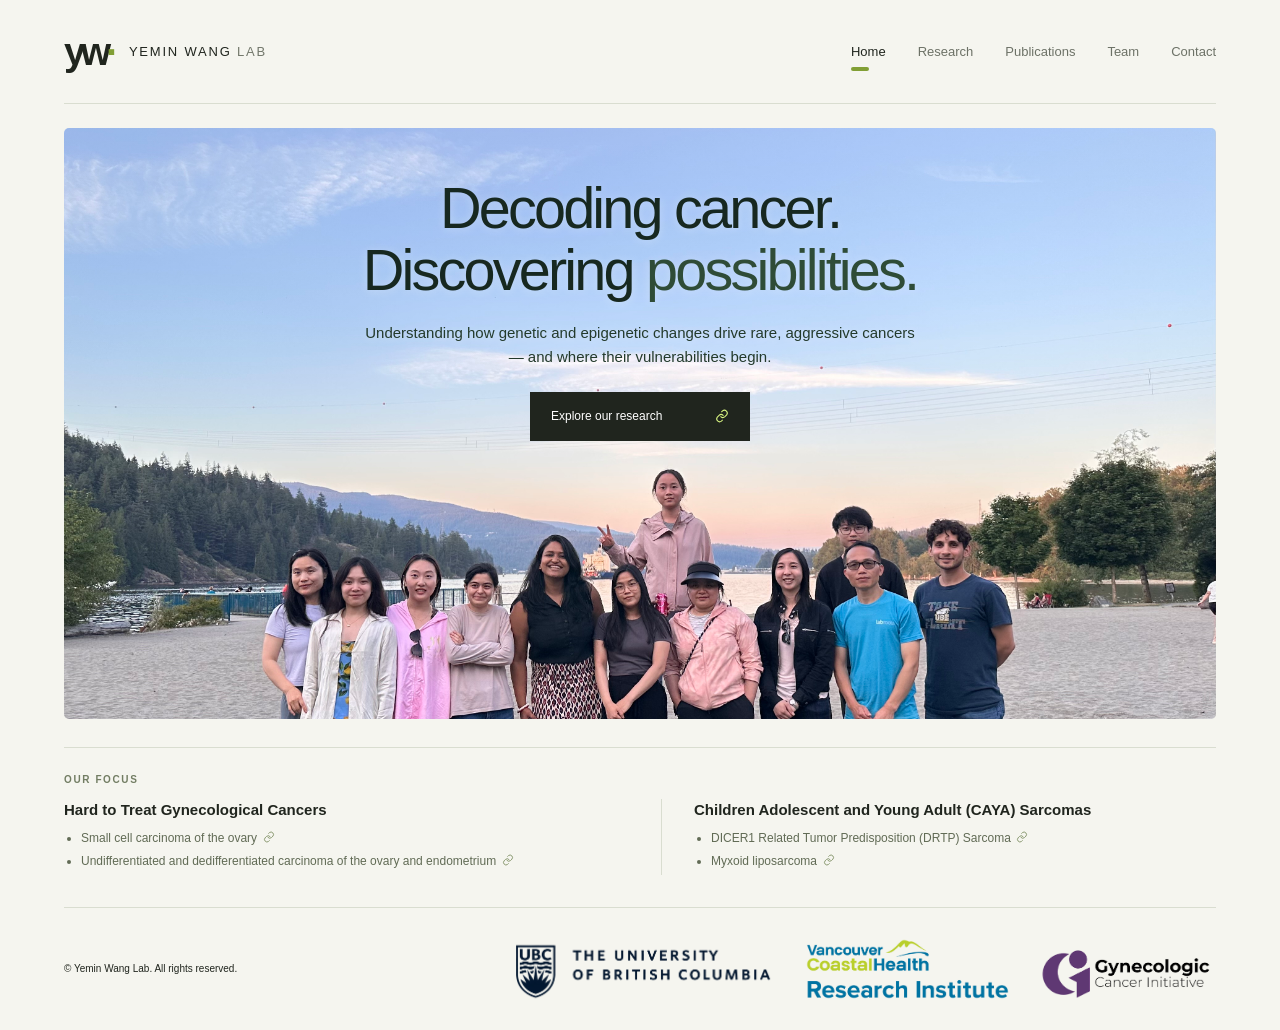
<file: index.html>
<!doctype html>
<html lang="en">
<head>
  <meta charset="utf-8">
  <meta name="viewport" content="width=device-width, initial-scale=1">
  <meta name="description" content="Yemin Wang Lab — research, publications, team and contact.">
  <title>Home — Yemin Wang Lab</title>
  <link rel="stylesheet" href="style.css">
  <script src="script.js" defer></script>
</head>
<body class="home">
<a class="skip" href="index.html#main">Skip to content</a><header><a class="brand" href="index.html"><span class="mark">yw<span>·</span></span><span>YEMIN WANG <b>LAB</b></span></a><nav aria-label="Main navigation"><a href="index.html" aria-current=page>Home</a><a href="research.html" >Research</a><a href="publications.html" >Publications</a><a href="team.html" >Team</a><a href="contact.html" >Contact</a></nav></header><main id="main"><div class="hero photo-hero"><div class="hero-copy"><h1>Decoding cancer.<br>Discovering <em>possibilities.</em></h1><p>Understanding how genetic and epigenetic changes drive rare, aggressive cancers — and where their vulnerabilities begin.</p><a class="button" href="research.html">Explore our research <span><svg class="site-link-icon" xmlns="http://www.w3.org/2000/svg" viewBox="0 0 24 24" fill="none" stroke="currentColor" stroke-width="1.8" stroke-linecap="round" stroke-linejoin="round" aria-hidden="true" focusable="false"><path d="M10 13a5 5 0 0 0 7 .1l3-3a5 5 0 0 0-7-7l-1.7 1.7M14 11a5 5 0 0 0-7-.1l-3 3a5 5 0 0 0 7 7l1.7-1.7"/></svg></span></a></div></div><section class="homebottom focus-section" aria-labelledby="focus-title"><div class="focus-label"><h2 id="focus-title" class="eyebrow">OUR FOCUS</h2></div><div class="focus-columns"><article><h3>Hard to Treat Gynecological Cancers</h3><ul><li><a href="https://sccoht-smarca4.ca/index-3.html" target="_blank" rel="noopener">Small cell carcinoma of the ovary <svg class="site-link-icon" xmlns="http://www.w3.org/2000/svg" viewBox="0 0 24 24" fill="none" stroke="currentColor" stroke-width="1.8" stroke-linecap="round" stroke-linejoin="round" aria-hidden="true" focusable="false"><path d="M10 13a5 5 0 0 0 7 .1l3-3a5 5 0 0 0-7-7l-1.7 1.7M14 11a5 5 0 0 0-7-.1l-3 3a5 5 0 0 0 7 7l1.7-1.7"/></svg></a></li><li><a href="https://www.pathologyoutlines.com/topic/uterusundifferentiated.html" target="_blank" rel="noopener">Undifferentiated and dedifferentiated carcinoma of the ovary and endometrium <svg class="site-link-icon" xmlns="http://www.w3.org/2000/svg" viewBox="0 0 24 24" fill="none" stroke="currentColor" stroke-width="1.8" stroke-linecap="round" stroke-linejoin="round" aria-hidden="true" focusable="false"><path d="M10 13a5 5 0 0 0 7 .1l3-3a5 5 0 0 0-7-7l-1.7 1.7M14 11a5 5 0 0 0-7-.1l-3 3a5 5 0 0 0 7 7l1.7-1.7"/></svg></a></li></ul></article><article><h3>Children Adolescent and Young Adult (CAYA) Sarcomas</h3><ul><li><a href="https://www.ppbregistry.org/" target="_blank" rel="noopener">DICER1 Related Tumor Predisposition (DRTP) Sarcoma <svg class="site-link-icon" xmlns="http://www.w3.org/2000/svg" viewBox="0 0 24 24" fill="none" stroke="currentColor" stroke-width="1.8" stroke-linecap="round" stroke-linejoin="round" aria-hidden="true" focusable="false"><path d="M10 13a5 5 0 0 0 7 .1l3-3a5 5 0 0 0-7-7l-1.7 1.7M14 11a5 5 0 0 0-7-.1l-3 3a5 5 0 0 0 7 7l1.7-1.7"/></svg></a></li><li><a href="https://my.clevelandclinic.org/health/diseases/24731-myxoid-liposarcoma" target="_blank" rel="noopener">Myxoid liposarcoma <svg class="site-link-icon" xmlns="http://www.w3.org/2000/svg" viewBox="0 0 24 24" fill="none" stroke="currentColor" stroke-width="1.8" stroke-linecap="round" stroke-linejoin="round" aria-hidden="true" focusable="false"><path d="M10 13a5 5 0 0 0 7 .1l3-3a5 5 0 0 0-7-7l-1.7 1.7M14 11a5 5 0 0 0-7-.1l-3 3a5 5 0 0 0 7 7l1.7-1.7"/></svg></a></li></ul></article></div></section></main><footer class="institution-footer"><span class="copyright">© Yemin Wang Lab. All rights reserved.</span><div class="institutions"><a href="https://www.ubc.ca/" target="_blank" rel="noopener" class="institution"><img src="assets/image-c91c1f67c5c3cd1f.png" alt="University Of British Columbia" class="ubc-logo"></a><a href="https://www.vchri.ca/" target="_blank" rel="noopener" class="institution"><img src="assets/image-5d04309d2ebfbc40.png" alt="Vancouver Coastal Health Research Institute" class="vchri-logo"></a><a href="https://gynecancerinitiative.ca/" target="_blank" rel="noopener" class="institution"><img src="assets/image-30e90a5259a53423.png" alt="Gynecologic Cancer Initiative" class="gci-logo"></a></div></footer>
</body>
</html>
</file>
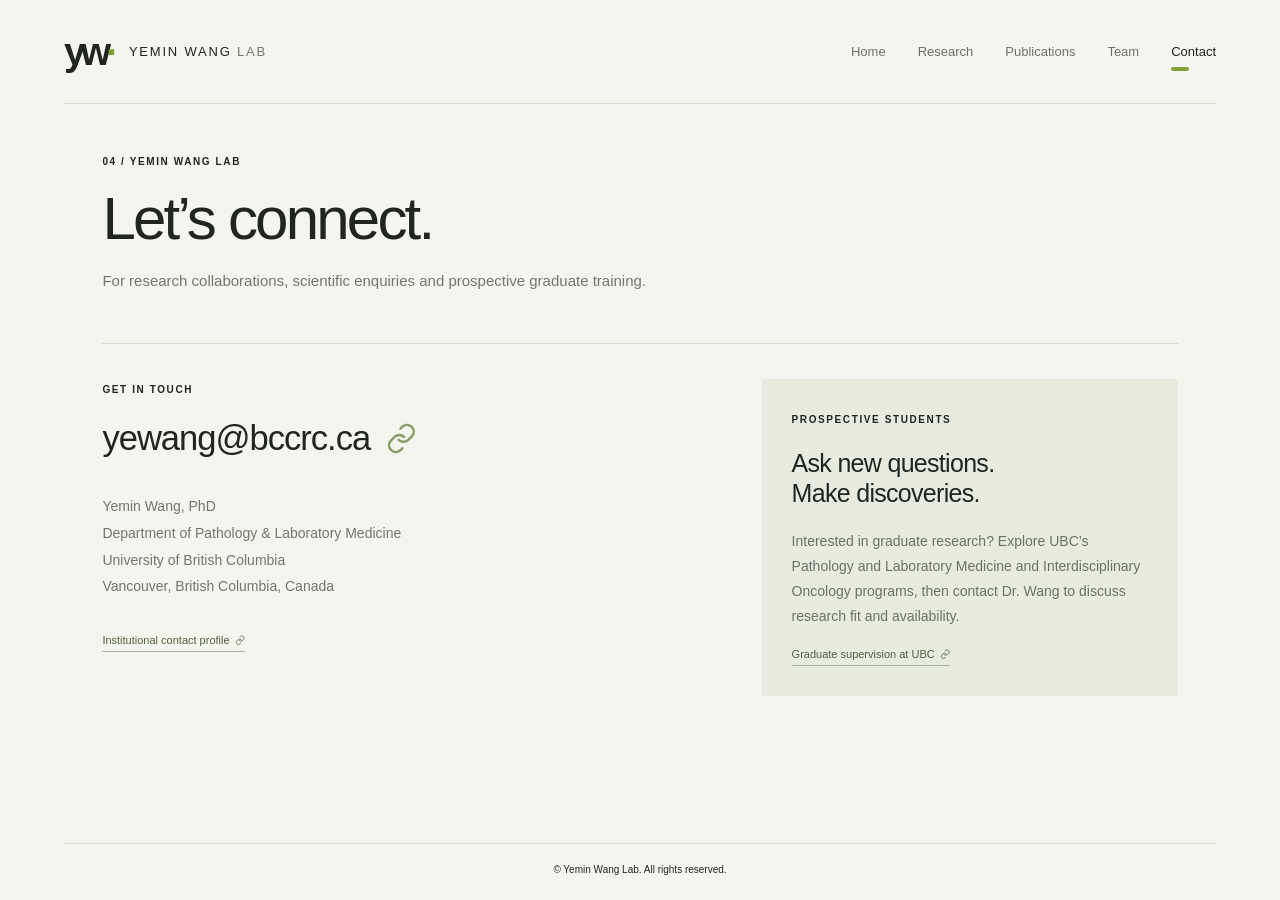
<file: contact.html>
<!doctype html>
<html lang="en">
<head>
  <meta charset="utf-8">
  <meta name="viewport" content="width=device-width, initial-scale=1">
  <meta name="description" content="Yemin Wang Lab — research, publications, team and contact.">
  <title>Contact — Yemin Wang Lab</title>
  <link rel="stylesheet" href="style.css">
  <script src="script.js" defer></script>
</head>
<body class="inner">
<a class="skip" href="contact.html#main">Skip to content</a><header><a class="brand" href="index.html"><span class="mark">yw<span>·</span></span><span>YEMIN WANG <b>LAB</b></span></a><nav aria-label="Main navigation"><a href="index.html" >Home</a><a href="research.html" >Research</a><a href="publications.html" >Publications</a><a href="team.html" >Team</a><a href="contact.html" aria-current=page>Contact</a></nav></header><main id="main"><div class="pagehead"><div class="eyebrow">04 / YEMIN WANG LAB</div><h1>Let’s connect.</h1><p>For research collaborations, scientific enquiries and prospective graduate training.</p></div><div class="contactgrid"><div class="contactmain"><span class="eyebrow">GET IN TOUCH</span><a class="email" href="mailto:yewang@bccrc.ca">yewang@bccrc.ca <span><svg class="site-link-icon" xmlns="http://www.w3.org/2000/svg" viewBox="0 0 24 24" fill="none" stroke="currentColor" stroke-width="1.8" stroke-linecap="round" stroke-linejoin="round" aria-hidden="true" focusable="false"><path d="M10 13a5 5 0 0 0 7 .1l3-3a5 5 0 0 0-7-7l-1.7 1.7M14 11a5 5 0 0 0-7-.1l-3 3a5 5 0 0 0 7 7l1.7-1.7"/></svg></span></a><p>Yemin Wang, PhD<br>Department of Pathology & Laboratory Medicine<br>University of British Columbia<br>Vancouver, British Columbia, Canada</p><a class="textlink" href="https://www.vchri.ca/researchers/yemin-wang" target="_blank" rel="noopener">Institutional contact profile <svg class="site-link-icon" xmlns="http://www.w3.org/2000/svg" viewBox="0 0 24 24" fill="none" stroke="currentColor" stroke-width="1.8" stroke-linecap="round" stroke-linejoin="round" aria-hidden="true" focusable="false"><path d="M10 13a5 5 0 0 0 7 .1l3-3a5 5 0 0 0-7-7l-1.7 1.7M14 11a5 5 0 0 0-7-.1l-3 3a5 5 0 0 0 7 7l1.7-1.7"/></svg></a></div><aside><span class="eyebrow">PROSPECTIVE STUDENTS</span><h2>Ask new questions.<br>Make discoveries.</h2><p>Interested in graduate research? Explore UBC’s Pathology and Laboratory Medicine and Interdisciplinary Oncology programs, then contact Dr. Wang to discuss research fit and availability.</p><a class="textlink" href="https://www.grad.ubc.ca/researcher/110927-wang" target="_blank" rel="noopener">Graduate supervision at UBC <svg class="site-link-icon" xmlns="http://www.w3.org/2000/svg" viewBox="0 0 24 24" fill="none" stroke="currentColor" stroke-width="1.8" stroke-linecap="round" stroke-linejoin="round" aria-hidden="true" focusable="false"><path d="M10 13a5 5 0 0 0 7 .1l3-3a5 5 0 0 0-7-7l-1.7 1.7M14 11a5 5 0 0 0-7-.1l-3 3a5 5 0 0 0 7 7l1.7-1.7"/></svg></a></aside></div></main><footer class="centered-footer"><span>© Yemin Wang Lab. All rights reserved.</span></footer>
</body>
</html>
</file>
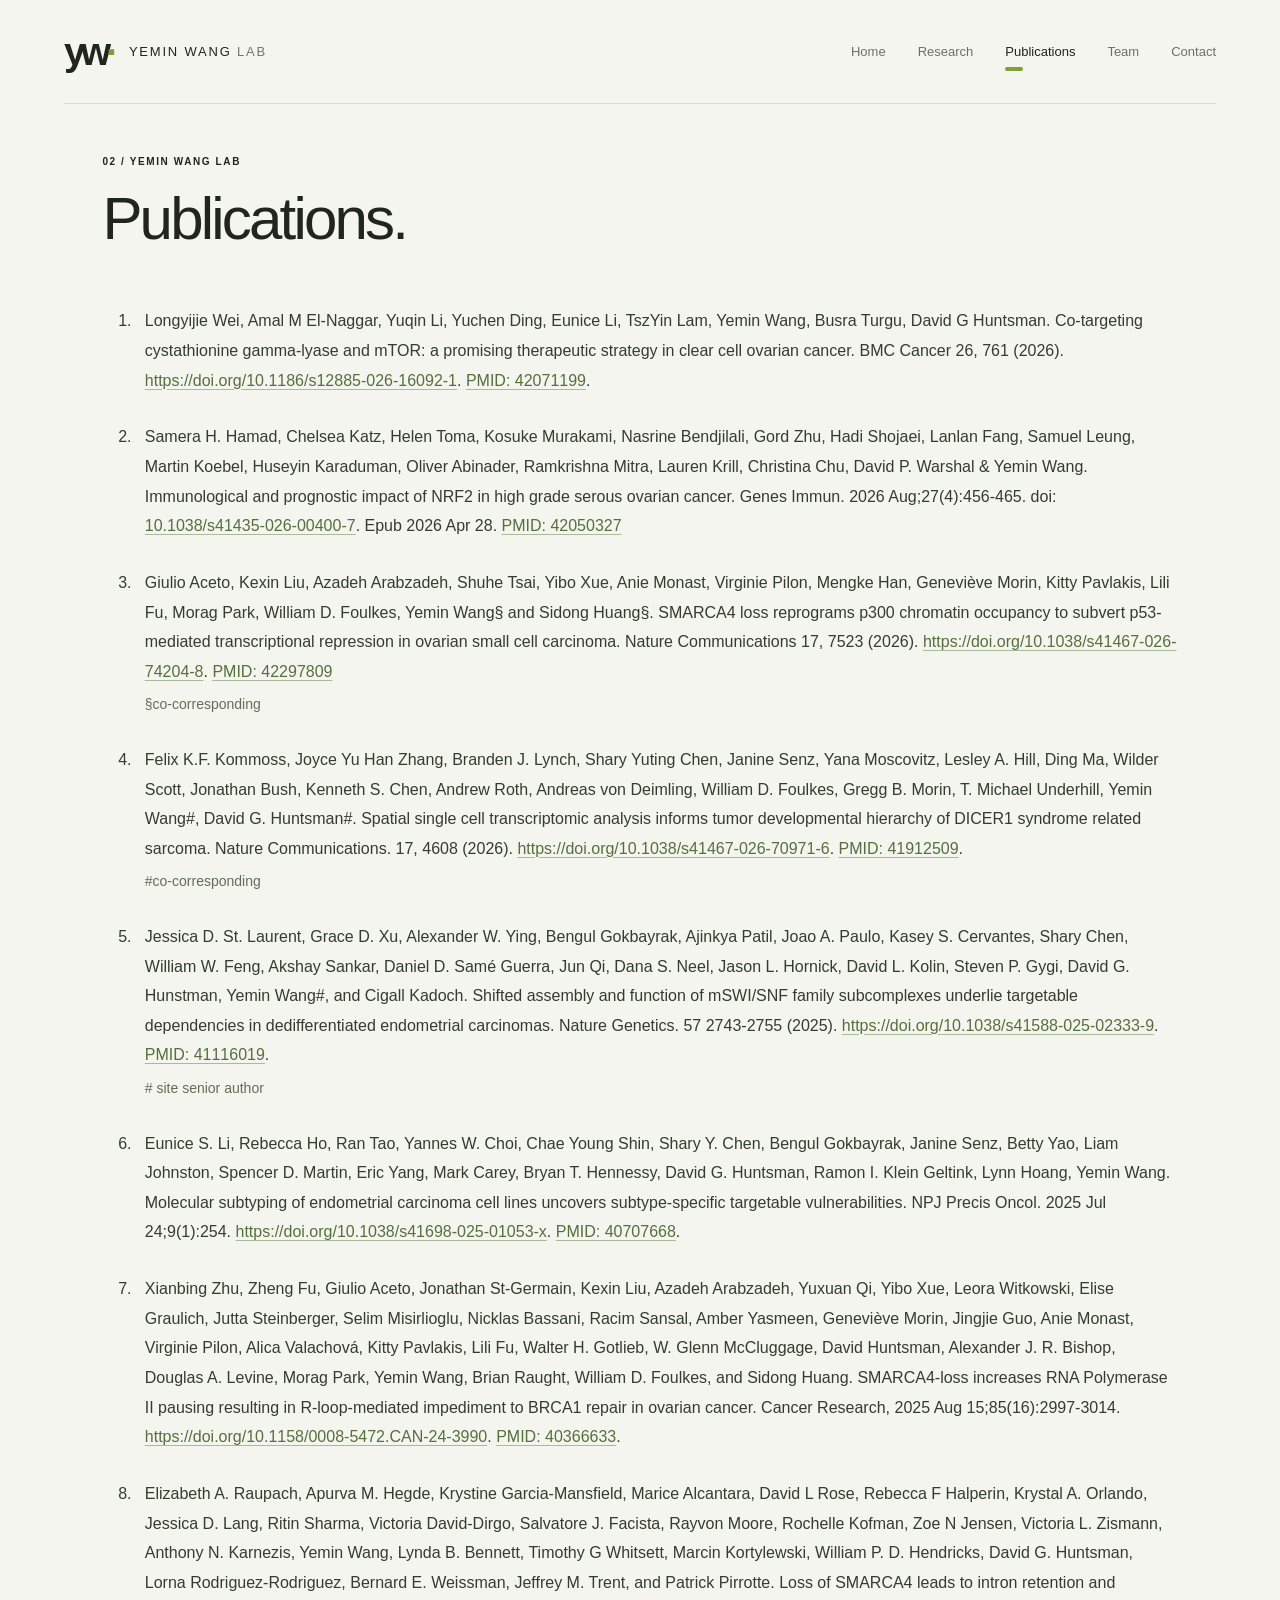
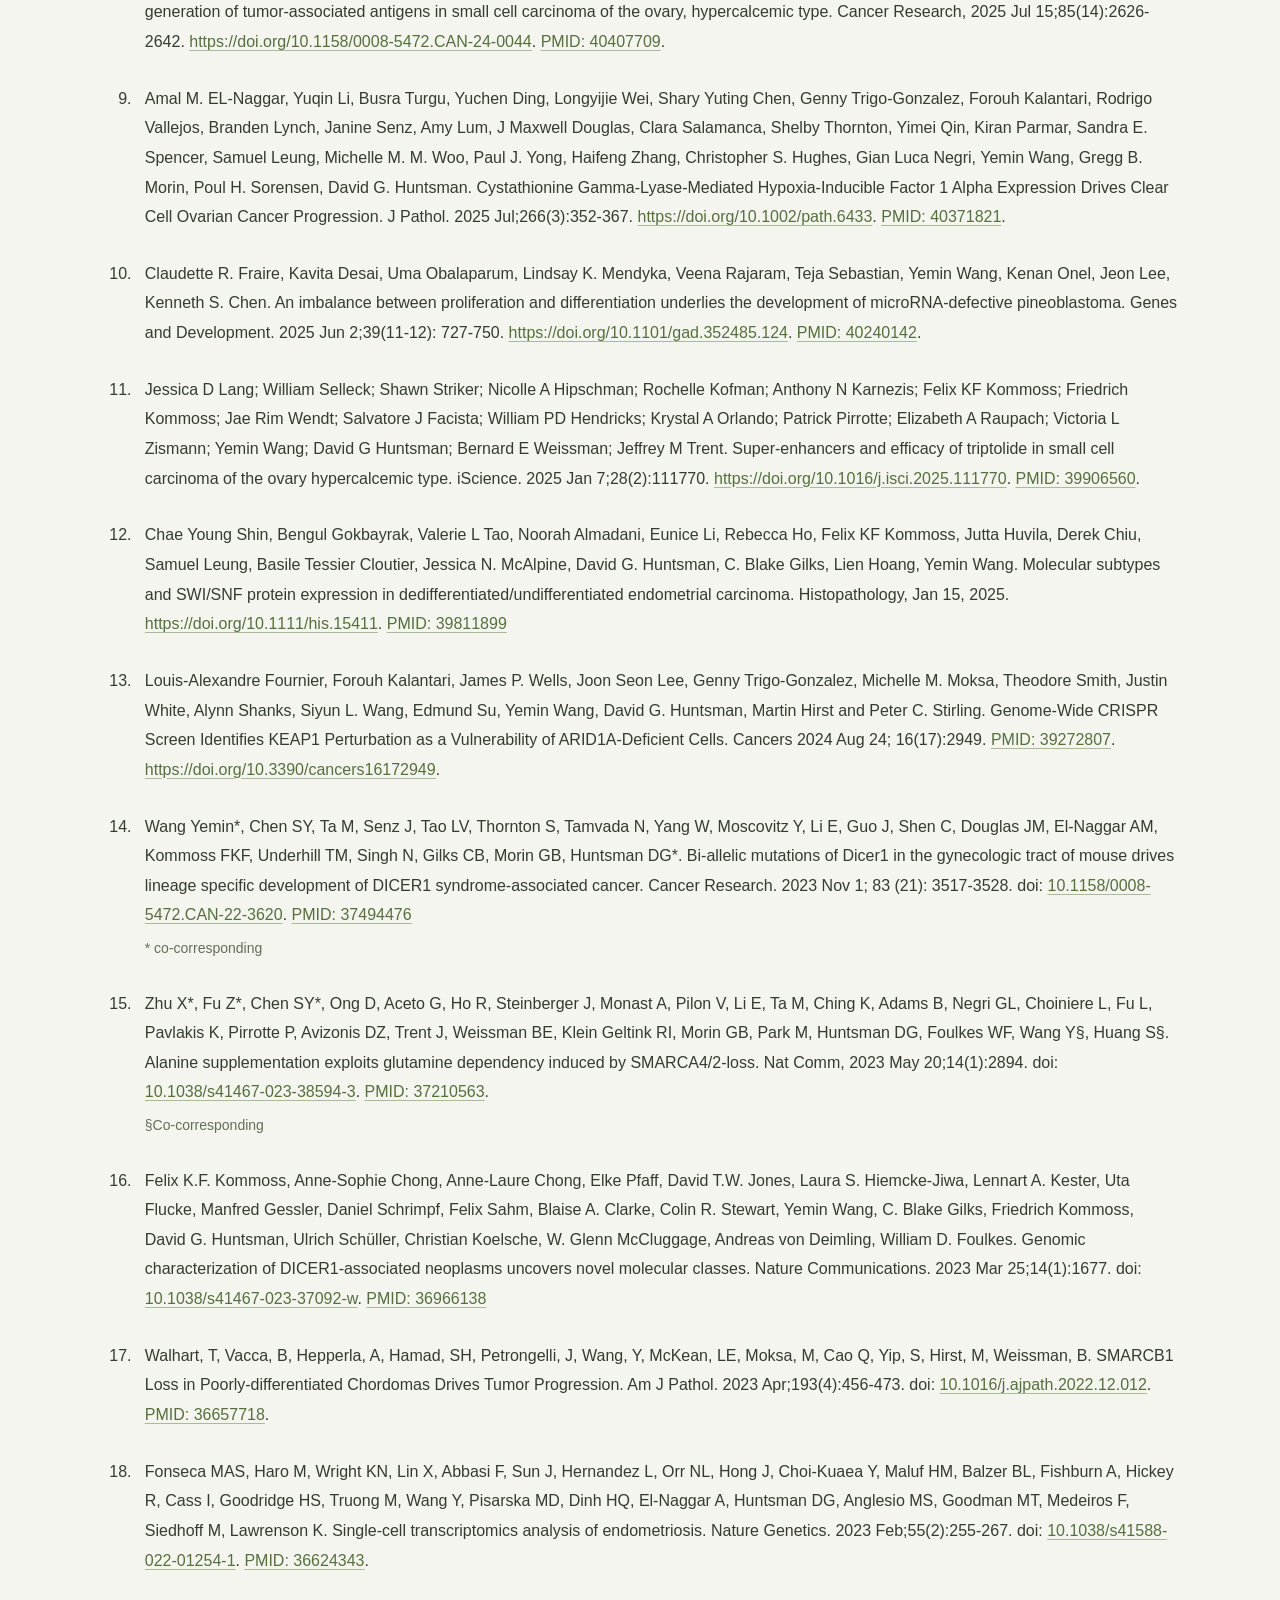
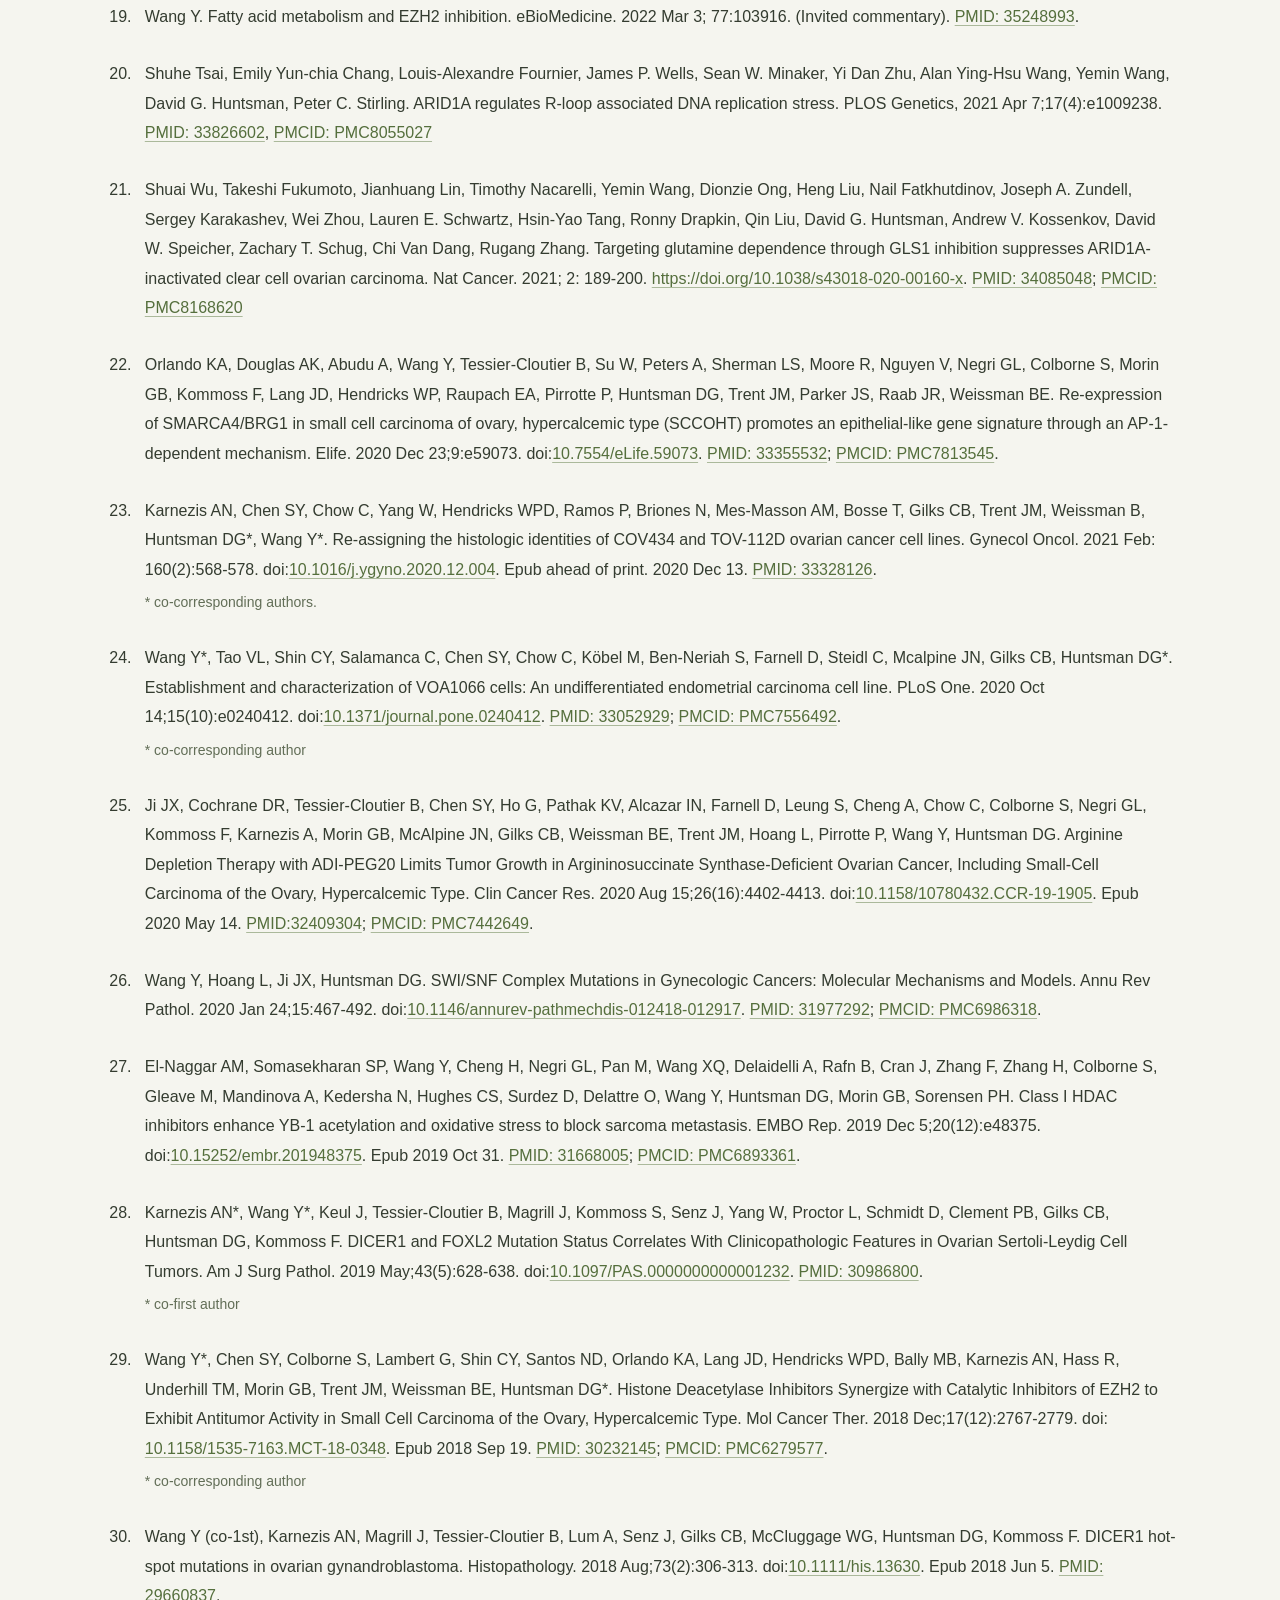
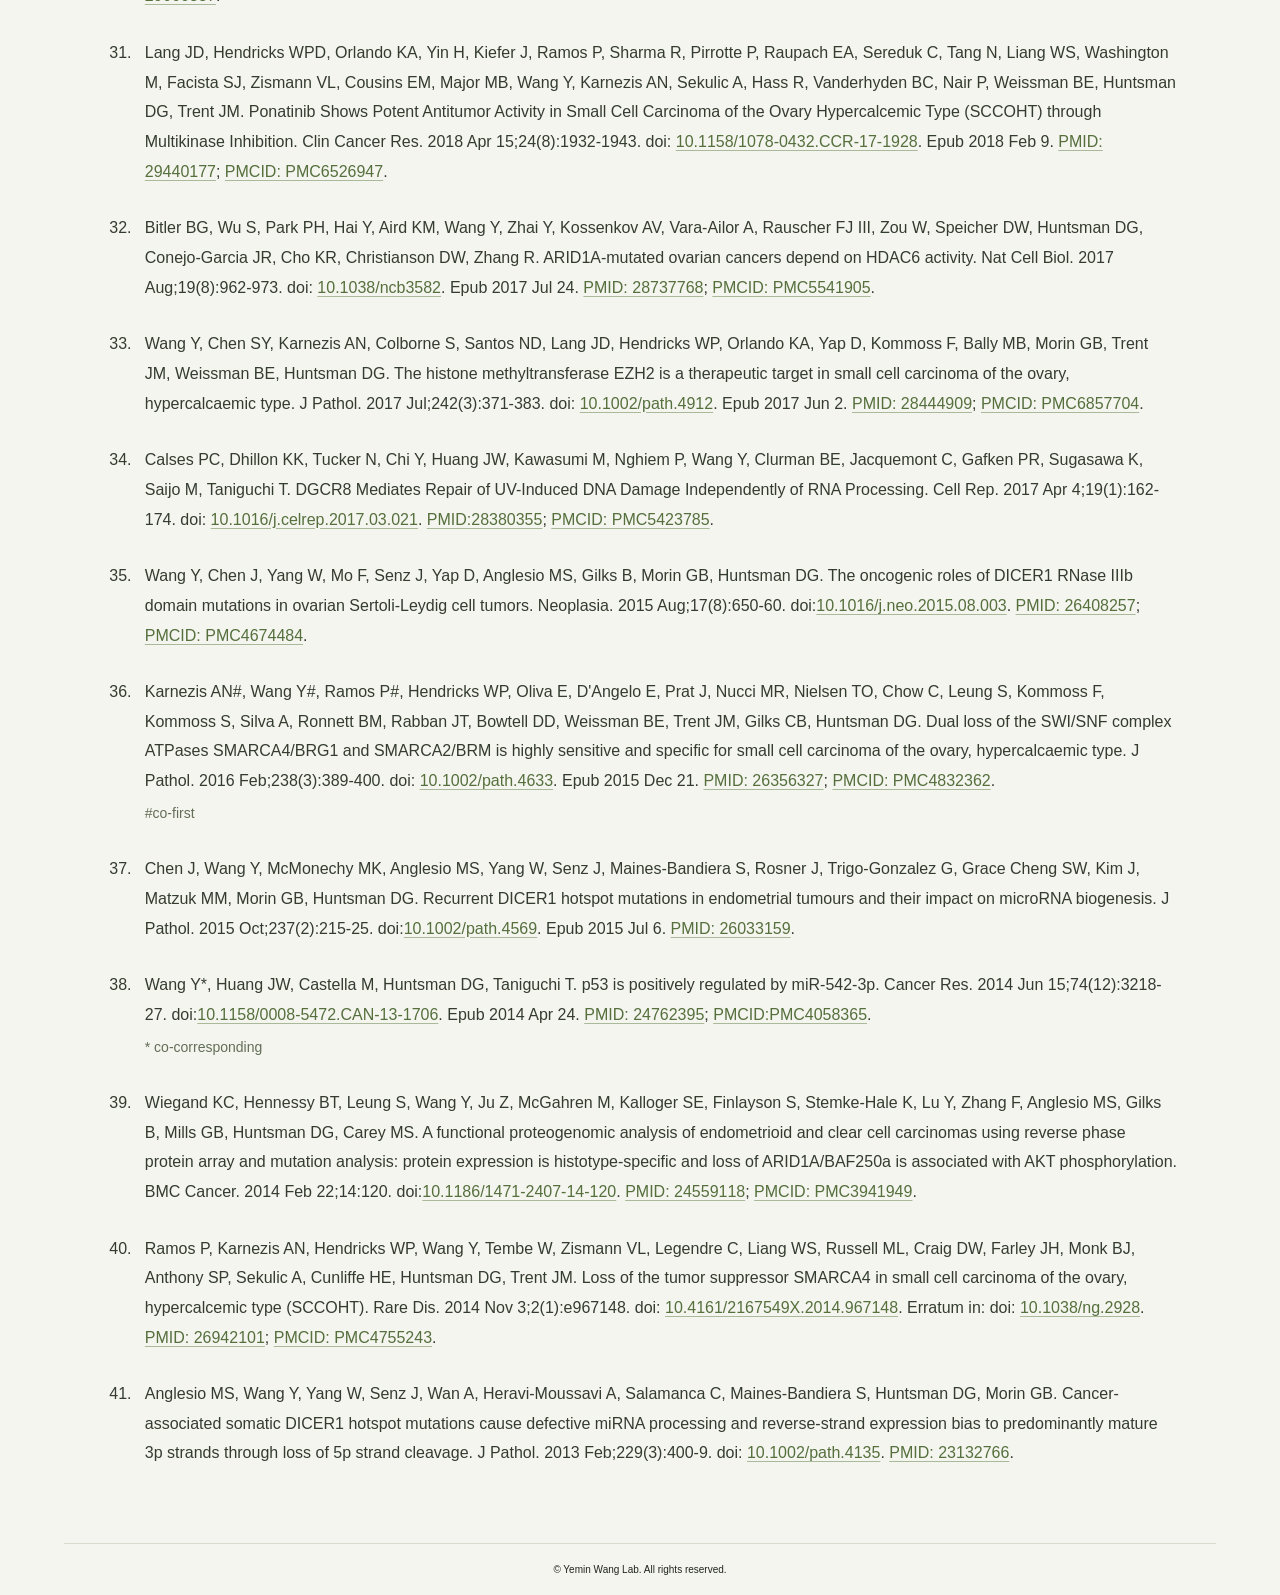
<file: publications.html>
<!doctype html>
<html lang="en">
<head>
  <meta charset="utf-8">
  <meta name="viewport" content="width=device-width, initial-scale=1">
  <meta name="description" content="Yemin Wang Lab — research, publications, team and contact.">
  <title>Publications — Yemin Wang Lab</title>
  <link rel="stylesheet" href="style.css">
  <script src="script.js" defer></script>
</head>
<body class="inner">
<a class="skip" href="publications.html#main">Skip to content</a><header><a class="brand" href="index.html"><span class="mark">yw<span>·</span></span><span>YEMIN WANG <b>LAB</b></span></a><nav aria-label="Main navigation"><a href="index.html" >Home</a><a href="research.html" >Research</a><a href="publications.html" aria-current=page>Publications</a><a href="team.html" >Team</a><a href="contact.html" >Contact</a></nav></header><main id="main"><div class="pagehead publication-pagehead"><div class="eyebrow">02 / YEMIN WANG LAB</div><h1>Publications.</h1></div><ol class="full-citation-list" start="1"><li id="pmid-42071199" value="1"><p>Longyijie Wei, Amal M El-Naggar, Yuqin Li, Yuchen Ding, Eunice Li, TszYin Lam, Yemin Wang, Busra Turgu, David G Huntsman. Co-targeting cystathionine gamma-lyase and mTOR: a promising therapeutic strategy in clear cell ovarian cancer. BMC Cancer 26, 761 (2026). <a href="https://doi.org/10.1186/s12885-026-16092-1" target="_blank" rel="noopener">https://doi.org/10.1186/s12885-026-16092-1</a>. <a href="https://pubmed.ncbi.nlm.nih.gov/42071199/" target="_blank" rel="noopener">PMID: 42071199</a>.</p></li><li id="pmid-42050327" value="2"><p>Samera H. Hamad, Chelsea Katz, Helen Toma, Kosuke Murakami, Nasrine Bendjilali, Gord Zhu, Hadi Shojaei, Lanlan Fang, Samuel Leung, Martin Koebel, Huseyin Karaduman, Oliver Abinader, Ramkrishna Mitra, Lauren Krill, Christina Chu, David P. Warshal &amp; Yemin Wang. Immunological and prognostic impact of NRF2 in high grade serous ovarian cancer. Genes Immun. 2026 Aug;27(4):456-465. doi: <a href="https://doi.org/10.1038/s41435-026-00400-7" target="_blank" rel="noopener">10.1038/s41435-026-00400-7</a>. Epub 2026 Apr 28. <a href="https://pubmed.ncbi.nlm.nih.gov/42050327/" target="_blank" rel="noopener">PMID: 42050327</a></p></li><li id="pmid-42297809" value="3"><p>Giulio Aceto, Kexin Liu, Azadeh Arabzadeh, Shuhe Tsai, Yibo Xue, Anie Monast, Virginie Pilon, Mengke Han, Geneviève Morin, Kitty Pavlakis, Lili Fu, Morag Park, William D. Foulkes, Yemin Wang§ and Sidong Huang§. SMARCA4 loss reprograms p300 chromatin occupancy to subvert p53-mediated transcriptional repression in ovarian small cell carcinoma. Nature Communications 17, 7523 (2026). <a href="https://doi.org/10.1038/s41467-026-74204-8" target="_blank" rel="noopener">https://doi.org/10.1038/s41467-026-74204-8</a>. <a href="https://pubmed.ncbi.nlm.nih.gov/42297809/" target="_blank" rel="noopener">PMID: 42297809</a></p><p class="citation-contribution">§co-corresponding</p></li><li id="pmid-41912509" value="4"><p>Felix K.F. Kommoss, Joyce Yu Han Zhang, Branden J. Lynch, Shary Yuting Chen, Janine Senz, Yana Moscovitz, Lesley A. Hill, Ding Ma, Wilder Scott, Jonathan Bush, Kenneth S. Chen, Andrew Roth, Andreas von Deimling, William D. Foulkes, Gregg B. Morin, T. Michael Underhill, Yemin Wang#, David G. Huntsman#. Spatial single cell transcriptomic analysis informs tumor developmental hierarchy of DICER1 syndrome related sarcoma. Nature Communications. 17, 4608 (2026). <a href="https://doi.org/10.1038/s41467-026-70971-6" target="_blank" rel="noopener">https://doi.org/10.1038/s41467-026-70971-6</a>. <a href="https://pubmed.ncbi.nlm.nih.gov/41912509/" target="_blank" rel="noopener">PMID: 41912509</a>.</p><p class="citation-contribution">#co-corresponding</p></li><li id="pmid-41116019" value="5"><p>Jessica D. St. Laurent, Grace D. Xu, Alexander W. Ying, Bengul Gokbayrak, Ajinkya Patil, Joao A. Paulo, Kasey S. Cervantes, Shary Chen, William W. Feng, Akshay Sankar, Daniel D. Samé Guerra, Jun Qi, Dana S. Neel, Jason L. Hornick, David L. Kolin, Steven P. Gygi, David G. Hunstman, Yemin Wang#, and Cigall Kadoch. Shifted assembly and function of mSWI/SNF family subcomplexes underlie targetable dependencies in dedifferentiated endometrial carcinomas. Nature Genetics. 57 2743-2755 (2025). <a href="https://doi.org/10.1038/s41588-025-02333-9" target="_blank" rel="noopener">https://doi.org/10.1038/s41588-025-02333-9</a>. <a href="https://pubmed.ncbi.nlm.nih.gov/41116019/" target="_blank" rel="noopener">PMID: 41116019</a>.</p><p class="citation-contribution"># site senior author</p></li><li id="pmid-40707668" value="6"><p>Eunice S. Li, Rebecca Ho, Ran Tao, Yannes W. Choi, Chae Young Shin, Shary Y. Chen, Bengul Gokbayrak, Janine Senz, Betty Yao, Liam Johnston, Spencer D. Martin, Eric Yang, Mark Carey, Bryan T. Hennessy, David G. Huntsman, Ramon I. Klein Geltink, Lynn Hoang, Yemin Wang. Molecular subtyping of endometrial carcinoma cell lines uncovers subtype-specific targetable vulnerabilities. NPJ Precis Oncol. 2025 Jul 24;9(1):254. <a href="https://doi.org/10.1038/s41698-025-01053-x" target="_blank" rel="noopener">https://doi.org/10.1038/s41698-025-01053-x</a>. <a href="https://pubmed.ncbi.nlm.nih.gov/40707668/" target="_blank" rel="noopener">PMID: 40707668</a>.</p></li><li id="pmid-40366633" value="7"><p>Xianbing Zhu, Zheng Fu, Giulio Aceto, Jonathan St-Germain, Kexin Liu, Azadeh Arabzadeh, Yuxuan Qi, Yibo Xue, Leora Witkowski, Elise Graulich, Jutta Steinberger, Selim Misirlioglu, Nicklas Bassani, Racim Sansal, Amber Yasmeen, Geneviève Morin, Jingjie Guo, Anie Monast, Virginie Pilon, Alica Valachová, Kitty Pavlakis, Lili Fu, Walter H. Gotlieb, W. Glenn McCluggage, David Huntsman, Alexander J. R. Bishop, Douglas A. Levine, Morag Park, Yemin Wang, Brian Raught, William D. Foulkes, and Sidong Huang. SMARCA4-loss increases RNA Polymerase II pausing resulting in R-loop-mediated impediment to BRCA1 repair in ovarian cancer. Cancer Research, 2025 Aug 15;85(16):2997-3014. <a href="https://doi.org/10.1158/0008-5472.CAN-24-3990" target="_blank" rel="noopener">https://doi.org/10.1158/0008-5472.CAN-24-3990</a>. <a href="https://pubmed.ncbi.nlm.nih.gov/40366633/" target="_blank" rel="noopener">PMID: 40366633</a>.</p></li><li id="pmid-40407709" value="8"><p>Elizabeth A. Raupach, Apurva M. Hegde, Krystine Garcia-Mansfield, Marice Alcantara, David L Rose, Rebecca F Halperin, Krystal A. Orlando, Jessica D. Lang, Ritin Sharma, Victoria David-Dirgo, Salvatore J. Facista, Rayvon Moore, Rochelle Kofman, Zoe N Jensen, Victoria L. Zismann, Anthony N. Karnezis, Yemin Wang, Lynda B. Bennett, Timothy G Whitsett, Marcin Kortylewski, William P. D. Hendricks, David G. Huntsman, Lorna Rodriguez-Rodriguez, Bernard E. Weissman, Jeffrey M. Trent, and Patrick Pirrotte. Loss of SMARCA4 leads to intron retention and generation of tumor-associated antigens in small cell carcinoma of the ovary, hypercalcemic type. Cancer Research, 2025 Jul 15;85(14):2626-2642. <a href="https://doi.org/10.1158/0008-5472.CAN-24-0044" target="_blank" rel="noopener">https://doi.org/10.1158/0008-5472.CAN-24-0044</a>. <a href="https://pubmed.ncbi.nlm.nih.gov/40407709/" target="_blank" rel="noopener">PMID: 40407709</a>.</p></li><li id="pmid-40371821" value="9"><p>Amal M. EL-Naggar, Yuqin Li, Busra Turgu, Yuchen Ding, Longyijie Wei, Shary Yuting Chen, Genny Trigo-Gonzalez, Forouh Kalantari, Rodrigo Vallejos, Branden Lynch, Janine Senz, Amy Lum, J Maxwell Douglas, Clara Salamanca, Shelby Thornton, Yimei Qin, Kiran Parmar, Sandra E. Spencer, Samuel Leung, Michelle M. M. Woo, Paul J. Yong, Haifeng Zhang, Christopher S. Hughes, Gian Luca Negri, Yemin Wang, Gregg B. Morin, Poul H. Sorensen, David G. Huntsman. Cystathionine Gamma-Lyase-Mediated Hypoxia-Inducible Factor 1 Alpha Expression Drives Clear Cell Ovarian Cancer Progression. J Pathol. 2025 Jul;266(3):352-367. <a href="https://doi.org/10.1002/path.6433" target="_blank" rel="noopener">https://doi.org/10.1002/path.6433</a>. <a href="https://pubmed.ncbi.nlm.nih.gov/40371821/" target="_blank" rel="noopener">PMID: 40371821</a>.</p></li><li id="pmid-40240142" value="10"><p>Claudette R. Fraire, Kavita Desai, Uma Obalaparum, Lindsay K. Mendyka, Veena Rajaram, Teja Sebastian, Yemin Wang, Kenan Onel, Jeon Lee, Kenneth S. Chen. An imbalance between proliferation and differentiation underlies the development of microRNA-defective pineoblastoma. Genes and Development. 2025 Jun 2;39(11-12): 727-750. <a href="https://doi.org/10.1101/gad.352485.124" target="_blank" rel="noopener">https://doi.org/10.1101/gad.352485.124</a>. <a href="https://pubmed.ncbi.nlm.nih.gov/40240142/" target="_blank" rel="noopener">PMID: 40240142</a>.</p></li><li id="pmid-39906560" value="11"><p>Jessica D Lang; William Selleck; Shawn Striker; Nicolle A Hipschman; Rochelle Kofman; Anthony N Karnezis; Felix KF Kommoss; Friedrich Kommoss; Jae Rim Wendt; Salvatore J Facista; William PD Hendricks; Krystal A Orlando; Patrick Pirrotte; Elizabeth A Raupach; Victoria L Zismann; Yemin Wang; David G Huntsman; Bernard E Weissman; Jeffrey M Trent. Super-enhancers and efficacy of triptolide in small cell carcinoma of the ovary hypercalcemic type. iScience. 2025 Jan 7;28(2):111770. <a href="https://doi.org/10.1016/j.isci.2025.111770" target="_blank" rel="noopener">https://doi.org/10.1016/j.isci.2025.111770</a>. <a href="https://pubmed.ncbi.nlm.nih.gov/39906560/" target="_blank" rel="noopener">PMID: 39906560</a>.</p></li><li id="pmid-39811899" value="12"><p>Chae Young Shin, Bengul Gokbayrak, Valerie L Tao, Noorah Almadani, Eunice Li, Rebecca Ho, Felix KF Kommoss, Jutta Huvila, Derek Chiu, Samuel Leung, Basile Tessier Cloutier, Jessica N. McAlpine, David G. Huntsman, C. Blake Gilks, Lien Hoang, Yemin Wang. Molecular subtypes and SWI/SNF protein expression in dedifferentiated/undifferentiated endometrial carcinoma. Histopathology, Jan 15, 2025. <a href="https://doi.org/10.1111/his.15411" target="_blank" rel="noopener">https://doi.org/10.1111/his.15411</a>. <a href="https://pubmed.ncbi.nlm.nih.gov/39811899/" target="_blank" rel="noopener">PMID: 39811899</a></p></li><li id="pmid-39272807" value="13"><p>Louis-Alexandre Fournier, Forouh Kalantari, James P. Wells, Joon Seon Lee, Genny Trigo-Gonzalez, Michelle M. Moksa, Theodore Smith, Justin White, Alynn Shanks, Siyun L. Wang, Edmund Su, Yemin Wang, David G. Huntsman, Martin Hirst and Peter C. Stirling. Genome-Wide CRISPR Screen Identifies KEAP1 Perturbation as a Vulnerability of ARID1A-Deficient Cells. Cancers 2024 Aug 24; 16(17):2949. <a href="https://pubmed.ncbi.nlm.nih.gov/39272807/" target="_blank" rel="noopener">PMID: 39272807</a>. <a href="https://doi.org/10.3390/cancers16172949" target="_blank" rel="noopener">https://doi.org/10.3390/cancers16172949</a>.</p></li><li id="pmid-37494476" value="14"><p>Wang Yemin*, Chen SY, Ta M, Senz J, Tao LV, Thornton S, Tamvada N, Yang W, Moscovitz Y, Li E, Guo J, Shen C, Douglas JM, El-Naggar AM, Kommoss FKF, Underhill TM, Singh N, Gilks CB, Morin GB, Huntsman DG*. Bi-allelic mutations of Dicer1 in the gynecologic tract of mouse drives lineage specific development of DICER1 syndrome-associated cancer. Cancer Research. 2023 Nov 1; 83 (21): 3517-3528. doi: <a href="https://doi.org/10.1158/0008-5472.CAN-22-3620" target="_blank" rel="noopener">10.1158/0008-5472.CAN-22-3620</a>. <a href="https://pubmed.ncbi.nlm.nih.gov/37494476/" target="_blank" rel="noopener">PMID: 37494476</a></p><p class="citation-contribution">* co-corresponding</p></li><li id="pmid-37210563" value="15"><p>Zhu X*, Fu Z*, Chen SY*, Ong D, Aceto G, Ho R, Steinberger J, Monast A, Pilon V, Li E, Ta M, Ching K, Adams B, Negri GL, Choiniere L, Fu L, Pavlakis K, Pirrotte P, Avizonis DZ, Trent J, Weissman BE, Klein Geltink RI, Morin GB, Park M, Huntsman DG, Foulkes WF, Wang Y§, Huang S§. Alanine supplementation exploits glutamine dependency induced by SMARCA4/2-loss. Nat Comm, 2023 May 20;14(1):2894. doi: <a href="https://doi.org/10.1038/s41467-023-38594-3" target="_blank" rel="noopener">10.1038/s41467-023-38594-3</a>. <a href="https://pubmed.ncbi.nlm.nih.gov/37210563/" target="_blank" rel="noopener">PMID: 37210563</a>.</p><p class="citation-contribution">§Co-corresponding</p></li><li id="pmid-36966138" value="16"><p>Felix K.F. Kommoss, Anne-Sophie Chong, Anne-Laure Chong, Elke Pfaff, David T.W. Jones, Laura S. Hiemcke-Jiwa, Lennart A. Kester, Uta Flucke, Manfred Gessler, Daniel Schrimpf, Felix Sahm, Blaise A. Clarke, Colin R. Stewart, Yemin Wang, C. Blake Gilks, Friedrich Kommoss, David G. Huntsman, Ulrich Schüller, Christian Koelsche, W. Glenn McCluggage, Andreas von Deimling, William D. Foulkes. Genomic characterization of DICER1-associated neoplasms uncovers novel molecular classes. Nature Communications. 2023 Mar 25;14(1):1677. doi: <a href="https://doi.org/10.1038/s41467-023-37092-w" target="_blank" rel="noopener">10.1038/s41467-023-37092-w</a>. <a href="https://pubmed.ncbi.nlm.nih.gov/36966138/" target="_blank" rel="noopener">PMID: 36966138</a></p></li><li id="pmid-36657718" value="17"><p>Walhart, T, Vacca, B, Hepperla, A, Hamad, SH, Petrongelli, J, Wang, Y, McKean, LE, Moksa, M, Cao Q, Yip, S, Hirst, M, Weissman, B. SMARCB1 Loss in Poorly-differentiated Chordomas Drives Tumor Progression. Am J Pathol. 2023 Apr;193(4):456-473. doi: <a href="https://doi.org/10.1016/j.ajpath.2022.12.012" target="_blank" rel="noopener">10.1016/j.ajpath.2022.12.012</a>. <a href="https://pubmed.ncbi.nlm.nih.gov/36657718/" target="_blank" rel="noopener">PMID: 36657718</a>.</p></li><li id="pmid-36624343" value="18"><p>Fonseca MAS, Haro M, Wright KN, Lin X, Abbasi F, Sun J, Hernandez L, Orr NL, Hong J, Choi-Kuaea Y, Maluf HM, Balzer BL, Fishburn A, Hickey R, Cass I, Goodridge HS, Truong M, Wang Y, Pisarska MD, Dinh HQ, El-Naggar A, Huntsman DG, Anglesio MS, Goodman MT, Medeiros F, Siedhoff M, Lawrenson K. Single-cell transcriptomics analysis of endometriosis. Nature Genetics. 2023 Feb;55(2):255-267. doi: <a href="https://doi.org/10.1038/s41588-022-01254-1" target="_blank" rel="noopener">10.1038/s41588-022-01254-1</a>. <a href="https://pubmed.ncbi.nlm.nih.gov/36624343/" target="_blank" rel="noopener">PMID: 36624343</a>.</p></li><li id="pmid-35248993" value="19"><p>Wang Y. Fatty acid metabolism and EZH2 inhibition. eBioMedicine. 2022 Mar 3; 77:103916. (Invited commentary). <a href="https://pubmed.ncbi.nlm.nih.gov/35248993/" target="_blank" rel="noopener">PMID: 35248993</a>.</p></li><li id="pmid-33826602" value="20"><p>Shuhe Tsai, Emily Yun-chia Chang, Louis-Alexandre Fournier, James P. Wells, Sean W. Minaker, Yi Dan Zhu, Alan Ying-Hsu Wang, Yemin Wang, David G. Huntsman, Peter C. Stirling. ARID1A regulates R-loop associated DNA replication stress. PLOS Genetics, 2021 Apr 7;17(4):e1009238. <a href="https://pubmed.ncbi.nlm.nih.gov/33826602/" target="_blank" rel="noopener">PMID: 33826602</a>, <a href="https://pmc.ncbi.nlm.nih.gov/articles/PMC8055027/" target="_blank" rel="noopener">PMCID: PMC8055027</a></p></li><li id="pmid-34085048" value="21"><p>Shuai Wu, Takeshi Fukumoto, Jianhuang Lin, Timothy Nacarelli, Yemin Wang, Dionzie Ong, Heng Liu, Nail Fatkhutdinov, Joseph A. Zundell, Sergey Karakashev, Wei Zhou, Lauren E. Schwartz, Hsin-Yao Tang, Ronny Drapkin, Qin Liu, David G. Huntsman, Andrew V. Kossenkov, David W. Speicher, Zachary T. Schug, Chi Van Dang, Rugang Zhang. Targeting glutamine dependence through GLS1 inhibition suppresses ARID1A-inactivated clear cell ovarian carcinoma. Nat Cancer. 2021; 2: 189-200. <a href="https://doi.org/10.1038/s43018-020-00160-x" target="_blank" rel="noopener">https://doi.org/10.1038/s43018-020-00160-x</a>. <a href="https://pubmed.ncbi.nlm.nih.gov/34085048/" target="_blank" rel="noopener">PMID: 34085048</a>; <a href="https://pmc.ncbi.nlm.nih.gov/articles/PMC8168620/" target="_blank" rel="noopener">PMCID: PMC8168620</a></p></li><li id="pmid-33355532" value="22"><p>Orlando KA, Douglas AK, Abudu A, Wang Y, Tessier-Cloutier B, Su W, Peters A, Sherman LS, Moore R, Nguyen V, Negri GL, Colborne S, Morin GB, Kommoss F, Lang JD, Hendricks WP, Raupach EA, Pirrotte P, Huntsman DG, Trent JM, Parker JS, Raab JR, Weissman BE. Re-expression of SMARCA4/BRG1 in small cell carcinoma of ovary, hypercalcemic type (SCCOHT) promotes an epithelial-like gene signature through an AP-1-dependent mechanism. Elife. 2020 Dec 23;9:e59073. doi:<a href="https://doi.org/10.7554/eLife.59073" target="_blank" rel="noopener">10.7554/eLife.59073</a>. <a href="https://pubmed.ncbi.nlm.nih.gov/33355532/" target="_blank" rel="noopener">PMID: 33355532</a>; <a href="https://pmc.ncbi.nlm.nih.gov/articles/PMC7813545/" target="_blank" rel="noopener">PMCID: PMC7813545</a>.</p></li><li id="pmid-33328126" value="23"><p>Karnezis AN, Chen SY, Chow C, Yang W, Hendricks WPD, Ramos P, Briones N, Mes-Masson AM, Bosse T, Gilks CB, Trent JM, Weissman B, Huntsman DG*, Wang Y*. Re-assigning the histologic identities of COV434 and TOV-112D ovarian cancer cell lines. Gynecol Oncol. 2021 Feb: 160(2):568-578. doi:<a href="https://doi.org/10.1016/j.ygyno.2020.12.004" target="_blank" rel="noopener">10.1016/j.ygyno.2020.12.004</a>. Epub ahead of print. 2020 Dec 13. <a href="https://pubmed.ncbi.nlm.nih.gov/33328126/" target="_blank" rel="noopener">PMID: 33328126</a>.</p><p class="citation-contribution">* co-corresponding authors.</p></li><li id="pmid-33052929" value="24"><p>Wang Y*, Tao VL, Shin CY, Salamanca C, Chen SY, Chow C, Köbel M, Ben-Neriah S, Farnell D, Steidl C, Mcalpine JN, Gilks CB, Huntsman DG*. Establishment and characterization of VOA1066 cells: An undifferentiated endometrial carcinoma cell line. PLoS One. 2020 Oct 14;15(10):e0240412. doi:<a href="https://doi.org/10.1371/journal.pone.0240412" target="_blank" rel="noopener">10.1371/journal.pone.0240412</a>. <a href="https://pubmed.ncbi.nlm.nih.gov/33052929/" target="_blank" rel="noopener">PMID: 33052929</a>; <a href="https://pmc.ncbi.nlm.nih.gov/articles/PMC7556492/" target="_blank" rel="noopener">PMCID: PMC7556492</a>.</p><p class="citation-contribution">* co-corresponding author</p></li><li id="pmid-32409304" value="25"><p>Ji JX, Cochrane DR, Tessier-Cloutier B, Chen SY, Ho G, Pathak KV, Alcazar IN, Farnell D, Leung S, Cheng A, Chow C, Colborne S, Negri GL, Kommoss F, Karnezis A, Morin GB, McAlpine JN, Gilks CB, Weissman BE, Trent JM, Hoang L, Pirrotte P, Wang Y, Huntsman DG. Arginine Depletion Therapy with ADI-PEG20 Limits Tumor Growth in Argininosuccinate Synthase-Deficient Ovarian Cancer, Including Small-Cell Carcinoma of the Ovary, Hypercalcemic Type. Clin Cancer Res. 2020 Aug 15;26(16):4402-4413. doi:<a href="https://doi.org/10.1158/10780432.CCR-19-1905" target="_blank" rel="noopener">10.1158/10780432.CCR-19-1905</a>. Epub 2020 May 14. <a href="https://pubmed.ncbi.nlm.nih.gov/32409304/" target="_blank" rel="noopener">PMID:32409304</a>; <a href="https://pmc.ncbi.nlm.nih.gov/articles/PMC7442649/" target="_blank" rel="noopener">PMCID: PMC7442649</a>.</p></li><li id="pmid-31977292" value="26"><p>Wang Y, Hoang L, Ji JX, Huntsman DG. SWI/SNF Complex Mutations in Gynecologic Cancers: Molecular Mechanisms and Models. Annu Rev Pathol. 2020 Jan 24;15:467-492. doi:<a href="https://doi.org/10.1146/annurev-pathmechdis-012418-012917" target="_blank" rel="noopener">10.1146/annurev-pathmechdis-012418-012917</a>. <a href="https://pubmed.ncbi.nlm.nih.gov/31977292/" target="_blank" rel="noopener">PMID: 31977292</a>; <a href="https://pmc.ncbi.nlm.nih.gov/articles/PMC6986318/" target="_blank" rel="noopener">PMCID: PMC6986318</a>.</p></li><li id="pmid-31668005" value="27"><p>El-Naggar AM, Somasekharan SP, Wang Y, Cheng H, Negri GL, Pan M, Wang XQ, Delaidelli A, Rafn B, Cran J, Zhang F, Zhang H, Colborne S, Gleave M, Mandinova A, Kedersha N, Hughes CS, Surdez D, Delattre O, Wang Y, Huntsman DG, Morin GB, Sorensen PH. Class I HDAC inhibitors enhance YB-1 acetylation and oxidative stress to block sarcoma metastasis. EMBO Rep. 2019 Dec 5;20(12):e48375. doi:<a href="https://doi.org/10.15252/embr.201948375" target="_blank" rel="noopener">10.15252/embr.201948375</a>. Epub 2019 Oct 31. <a href="https://pubmed.ncbi.nlm.nih.gov/31668005/" target="_blank" rel="noopener">PMID: 31668005</a>; <a href="https://pmc.ncbi.nlm.nih.gov/articles/PMC6893361/" target="_blank" rel="noopener">PMCID: PMC6893361</a>.</p></li><li id="pmid-30986800" value="28"><p>Karnezis AN*, Wang Y*, Keul J, Tessier-Cloutier B, Magrill J, Kommoss S, Senz J, Yang W, Proctor L, Schmidt D, Clement PB, Gilks CB, Huntsman DG, Kommoss F. DICER1 and FOXL2 Mutation Status Correlates With Clinicopathologic Features in Ovarian Sertoli-Leydig Cell Tumors. Am J Surg Pathol. 2019 May;43(5):628-638. doi:<a href="https://doi.org/10.1097/PAS.0000000000001232" target="_blank" rel="noopener">10.1097/PAS.0000000000001232</a>. <a href="https://pubmed.ncbi.nlm.nih.gov/30986800/" target="_blank" rel="noopener">PMID: 30986800</a>.</p><p class="citation-contribution">* co-first author</p></li><li id="pmid-30232145" value="29"><p>Wang Y*, Chen SY, Colborne S, Lambert G, Shin CY, Santos ND, Orlando KA, Lang JD, Hendricks WPD, Bally MB, Karnezis AN, Hass R, Underhill TM, Morin GB, Trent JM, Weissman BE, Huntsman DG*. Histone Deacetylase Inhibitors Synergize with Catalytic Inhibitors of EZH2 to Exhibit Antitumor Activity in Small Cell Carcinoma of the Ovary, Hypercalcemic Type. Mol Cancer Ther. 2018 Dec;17(12):2767-2779. doi: <a href="https://doi.org/10.1158/1535-7163.MCT-18-0348" target="_blank" rel="noopener">10.1158/1535-7163.MCT-18-0348</a>. Epub 2018 Sep 19. <a href="https://pubmed.ncbi.nlm.nih.gov/30232145/" target="_blank" rel="noopener">PMID: 30232145</a>; <a href="https://pmc.ncbi.nlm.nih.gov/articles/PMC6279577/" target="_blank" rel="noopener">PMCID: PMC6279577</a>.</p><p class="citation-contribution">* co-corresponding author</p></li><li id="pmid-29660837" value="30"><p>Wang Y (co-1st), Karnezis AN, Magrill J, Tessier-Cloutier B, Lum A, Senz J, Gilks CB, McCluggage WG, Huntsman DG, Kommoss F. DICER1 hot-spot mutations in ovarian gynandroblastoma. Histopathology. 2018 Aug;73(2):306-313. doi:<a href="https://doi.org/10.1111/his.13630" target="_blank" rel="noopener">10.1111/his.13630</a>. Epub 2018 Jun 5. <a href="https://pubmed.ncbi.nlm.nih.gov/29660837/" target="_blank" rel="noopener">PMID: 29660837</a>.</p></li><li id="pmid-29440177" value="31"><p>Lang JD, Hendricks WPD, Orlando KA, Yin H, Kiefer J, Ramos P, Sharma R, Pirrotte P, Raupach EA, Sereduk C, Tang N, Liang WS, Washington M, Facista SJ, Zismann VL, Cousins EM, Major MB, Wang Y, Karnezis AN, Sekulic A, Hass R, Vanderhyden BC, Nair P, Weissman BE, Huntsman DG, Trent JM. Ponatinib Shows Potent Antitumor Activity in Small Cell Carcinoma of the Ovary Hypercalcemic Type (SCCOHT) through Multikinase Inhibition. Clin Cancer Res. 2018 Apr 15;24(8):1932-1943. doi: <a href="https://doi.org/10.1158/1078-0432.CCR-17-1928" target="_blank" rel="noopener">10.1158/1078-0432.CCR-17-1928</a>. Epub 2018 Feb 9. <a href="https://pubmed.ncbi.nlm.nih.gov/29440177/" target="_blank" rel="noopener">PMID: 29440177</a>; <a href="https://pmc.ncbi.nlm.nih.gov/articles/PMC6526947/" target="_blank" rel="noopener">PMCID: PMC6526947</a>.</p></li><li id="pmid-28737768" value="32"><p>Bitler BG, Wu S, Park PH, Hai Y, Aird KM, Wang Y, Zhai Y, Kossenkov AV, Vara-Ailor A, Rauscher FJ III, Zou W, Speicher DW, Huntsman DG, Conejo-Garcia JR, Cho KR, Christianson DW, Zhang R. ARID1A-mutated ovarian cancers depend on HDAC6 activity. Nat Cell Biol. 2017 Aug;19(8):962-973. doi: <a href="https://doi.org/10.1038/ncb3582" target="_blank" rel="noopener">10.1038/ncb3582</a>. Epub 2017 Jul 24. <a href="https://pubmed.ncbi.nlm.nih.gov/28737768/" target="_blank" rel="noopener">PMID: 28737768</a>; <a href="https://pmc.ncbi.nlm.nih.gov/articles/PMC5541905/" target="_blank" rel="noopener">PMCID: PMC5541905</a>.</p></li><li id="pmid-28444909" value="33"><p>Wang Y, Chen SY, Karnezis AN, Colborne S, Santos ND, Lang JD, Hendricks WP, Orlando KA, Yap D, Kommoss F, Bally MB, Morin GB, Trent JM, Weissman BE, Huntsman DG. The histone methyltransferase EZH2 is a therapeutic target in small cell carcinoma of the ovary, hypercalcaemic type. J Pathol. 2017 Jul;242(3):371-383. doi: <a href="https://doi.org/10.1002/path.4912" target="_blank" rel="noopener">10.1002/path.4912</a>. Epub 2017 Jun 2. <a href="https://pubmed.ncbi.nlm.nih.gov/28444909/" target="_blank" rel="noopener">PMID: 28444909</a>; <a href="https://pmc.ncbi.nlm.nih.gov/articles/PMC6857704/" target="_blank" rel="noopener">PMCID: PMC6857704</a>.</p></li><li id="pmid-28380355" value="34"><p>Calses PC, Dhillon KK, Tucker N, Chi Y, Huang JW, Kawasumi M, Nghiem P, Wang Y, Clurman BE, Jacquemont C, Gafken PR, Sugasawa K, Saijo M, Taniguchi T. DGCR8 Mediates Repair of UV-Induced DNA Damage Independently of RNA Processing. Cell Rep. 2017 Apr 4;19(1):162-174. doi: <a href="https://doi.org/10.1016/j.celrep.2017.03.021" target="_blank" rel="noopener">10.1016/j.celrep.2017.03.021</a>. <a href="https://pubmed.ncbi.nlm.nih.gov/28380355/" target="_blank" rel="noopener">PMID:28380355</a>; <a href="https://pmc.ncbi.nlm.nih.gov/articles/PMC5423785/" target="_blank" rel="noopener">PMCID: PMC5423785</a>.</p></li><li id="pmid-26408257" value="35"><p>Wang Y, Chen J, Yang W, Mo F, Senz J, Yap D, Anglesio MS, Gilks B, Morin GB, Huntsman DG. The oncogenic roles of DICER1 RNase IIIb domain mutations in ovarian Sertoli-Leydig cell tumors. Neoplasia. 2015 Aug;17(8):650-60. doi:<a href="https://doi.org/10.1016/j.neo.2015.08.003" target="_blank" rel="noopener">10.1016/j.neo.2015.08.003</a>. <a href="https://pubmed.ncbi.nlm.nih.gov/26408257/" target="_blank" rel="noopener">PMID: 26408257</a>; <a href="https://pmc.ncbi.nlm.nih.gov/articles/PMC4674484/" target="_blank" rel="noopener">PMCID: PMC4674484</a>.</p></li><li id="pmid-26356327" value="36"><p>Karnezis AN#, Wang Y#, Ramos P#, Hendricks WP, Oliva E, D&#x27;Angelo E, Prat J, Nucci MR, Nielsen TO, Chow C, Leung S, Kommoss F, Kommoss S, Silva A, Ronnett BM, Rabban JT, Bowtell DD, Weissman BE, Trent JM, Gilks CB, Huntsman DG. Dual loss of the SWI/SNF complex ATPases SMARCA4/BRG1 and SMARCA2/BRM is highly sensitive and specific for small cell carcinoma of the ovary, hypercalcaemic type. J Pathol. 2016 Feb;238(3):389-400. doi: <a href="https://doi.org/10.1002/path.4633" target="_blank" rel="noopener">10.1002/path.4633</a>. Epub 2015 Dec 21. <a href="https://pubmed.ncbi.nlm.nih.gov/26356327/" target="_blank" rel="noopener">PMID: 26356327</a>; <a href="https://pmc.ncbi.nlm.nih.gov/articles/PMC4832362/" target="_blank" rel="noopener">PMCID: PMC4832362</a>.</p><p class="citation-contribution">#co-first</p></li><li id="pmid-26033159" value="37"><p>Chen J, Wang Y, McMonechy MK, Anglesio MS, Yang W, Senz J, Maines-Bandiera S, Rosner J, Trigo-Gonzalez G, Grace Cheng SW, Kim J, Matzuk MM, Morin GB, Huntsman DG. Recurrent DICER1 hotspot mutations in endometrial tumours and their impact on microRNA biogenesis. J Pathol. 2015 Oct;237(2):215-25. doi:<a href="https://doi.org/10.1002/path.4569" target="_blank" rel="noopener">10.1002/path.4569</a>. Epub 2015 Jul 6. <a href="https://pubmed.ncbi.nlm.nih.gov/26033159/" target="_blank" rel="noopener">PMID: 26033159</a>.</p></li><li id="pmid-24762395" value="38"><p>Wang Y*, Huang JW, Castella M, Huntsman DG, Taniguchi T. p53 is positively regulated by miR-542-3p. Cancer Res. 2014 Jun 15;74(12):3218-27. doi:<a href="https://doi.org/10.1158/0008-5472.CAN-13-1706" target="_blank" rel="noopener">10.1158/0008-5472.CAN-13-1706</a>. Epub 2014 Apr 24. <a href="https://pubmed.ncbi.nlm.nih.gov/24762395/" target="_blank" rel="noopener">PMID: 24762395</a>; <a href="https://pmc.ncbi.nlm.nih.gov/articles/PMC4058365/" target="_blank" rel="noopener">PMCID:PMC4058365</a>.</p><p class="citation-contribution">* co-corresponding</p></li><li id="pmid-24559118" value="39"><p>Wiegand KC, Hennessy BT, Leung S, Wang Y, Ju Z, McGahren M, Kalloger SE, Finlayson S, Stemke-Hale K, Lu Y, Zhang F, Anglesio MS, Gilks B, Mills GB, Huntsman DG, Carey MS. A functional proteogenomic analysis of endometrioid and clear cell carcinomas using reverse phase protein array and mutation analysis: protein expression is histotype-specific and loss of ARID1A/BAF250a is associated with AKT phosphorylation. BMC Cancer. 2014 Feb 22;14:120. doi:<a href="https://doi.org/10.1186/1471-2407-14-120" target="_blank" rel="noopener">10.1186/1471-2407-14-120</a>. <a href="https://pubmed.ncbi.nlm.nih.gov/24559118/" target="_blank" rel="noopener">PMID: 24559118</a>; <a href="https://pmc.ncbi.nlm.nih.gov/articles/PMC3941949/" target="_blank" rel="noopener">PMCID: PMC3941949</a>.</p></li><li id="pmid-26942101" value="40"><p>Ramos P, Karnezis AN, Hendricks WP, Wang Y, Tembe W, Zismann VL, Legendre C, Liang WS, Russell ML, Craig DW, Farley JH, Monk BJ, Anthony SP, Sekulic A, Cunliffe HE, Huntsman DG, Trent JM. Loss of the tumor suppressor SMARCA4 in small cell carcinoma of the ovary, hypercalcemic type (SCCOHT). Rare Dis. 2014 Nov 3;2(1):e967148. doi: <a href="https://doi.org/10.4161/2167549X.2014.967148" target="_blank" rel="noopener">10.4161/2167549X.2014.967148</a>. Erratum in: doi: <a href="https://doi.org/10.1038/ng.2928" target="_blank" rel="noopener">10.1038/ng.2928</a>. <a href="https://pubmed.ncbi.nlm.nih.gov/26942101/" target="_blank" rel="noopener">PMID: 26942101</a>; <a href="https://pmc.ncbi.nlm.nih.gov/articles/PMC4755243/" target="_blank" rel="noopener">PMCID: PMC4755243</a>.</p></li><li id="pmid-23132766" value="41"><p>Anglesio MS, Wang Y, Yang W, Senz J, Wan A, Heravi-Moussavi A, Salamanca C, Maines-Bandiera S, Huntsman DG, Morin GB. Cancer-associated somatic DICER1 hotspot mutations cause defective miRNA processing and reverse-strand expression bias to predominantly mature 3p strands through loss of 5p strand cleavage. J Pathol. 2013 Feb;229(3):400-9. doi: <a href="https://doi.org/10.1002/path.4135" target="_blank" rel="noopener">10.1002/path.4135</a>. <a href="https://pubmed.ncbi.nlm.nih.gov/23132766/" target="_blank" rel="noopener">PMID: 23132766</a>.</p></li></ol></main><footer class="centered-footer"><span>© Yemin Wang Lab. All rights reserved.</span></footer>
</body>
</html>
</file>
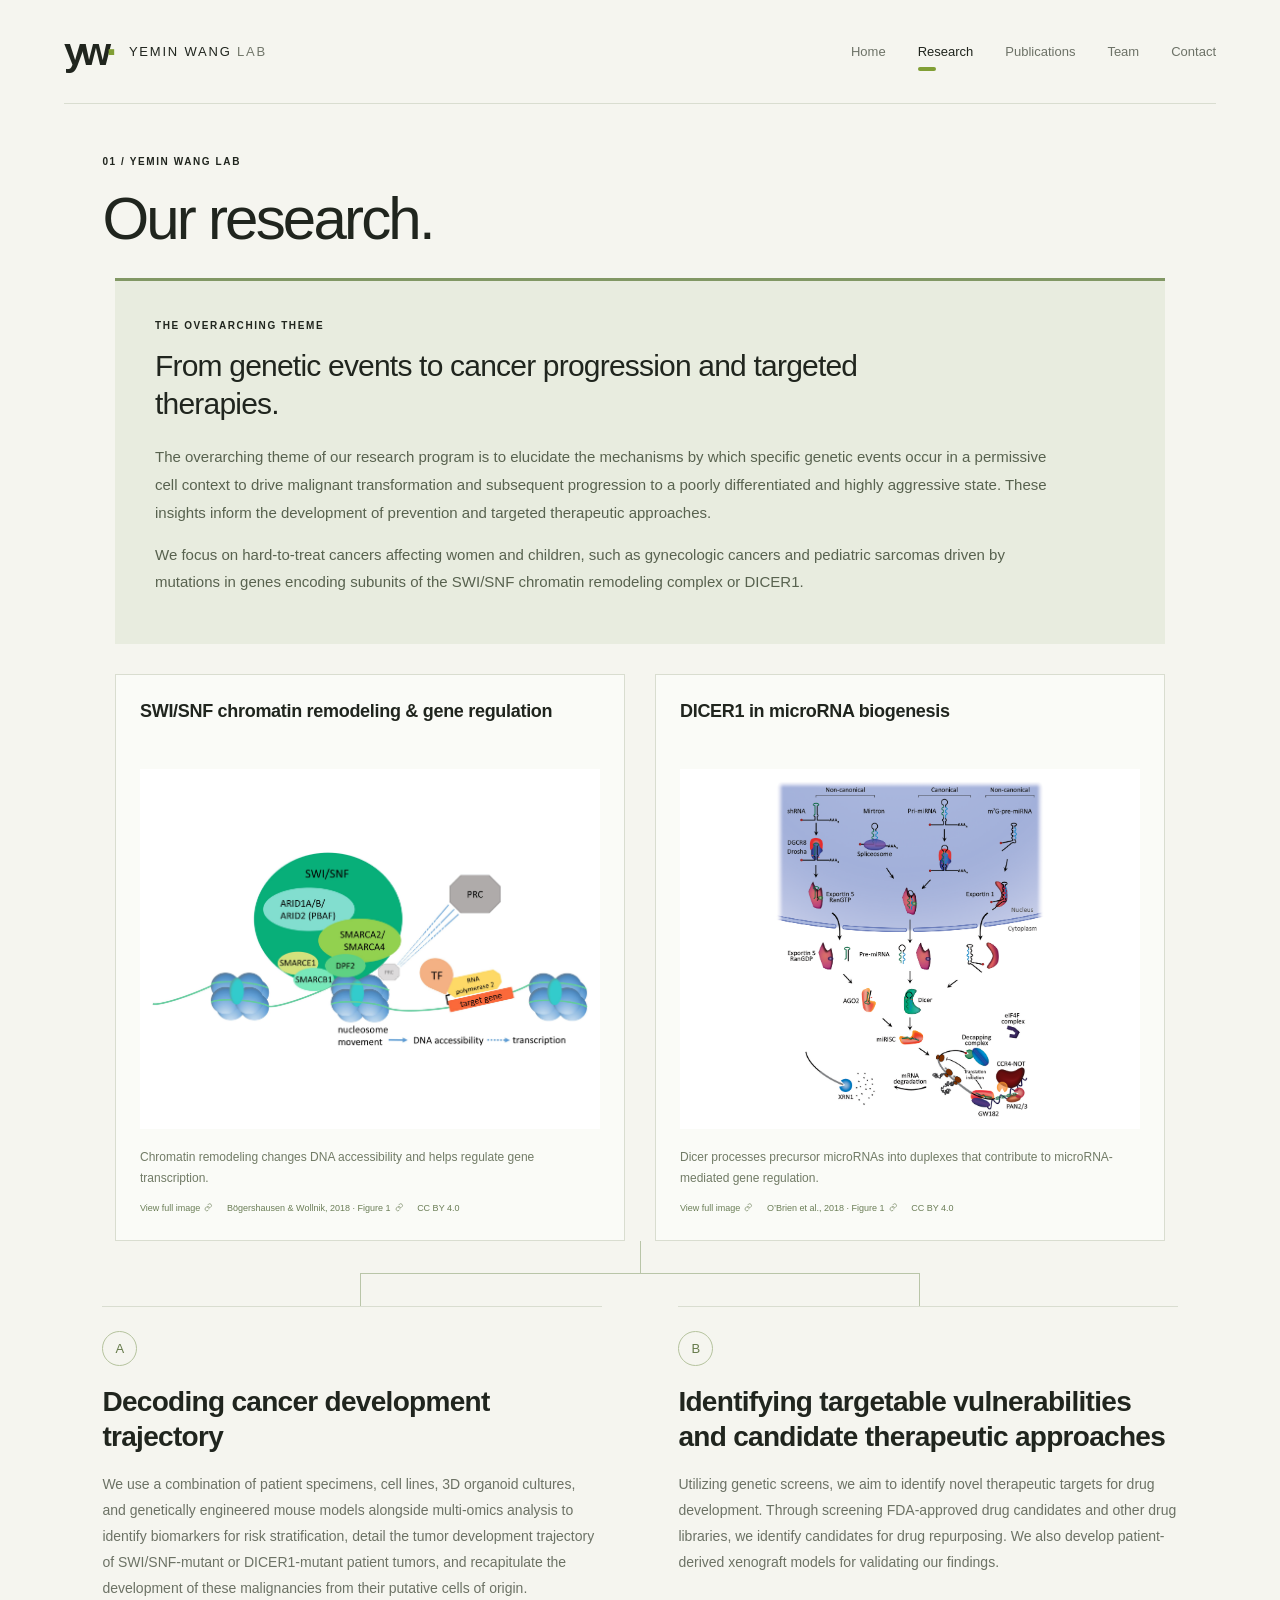
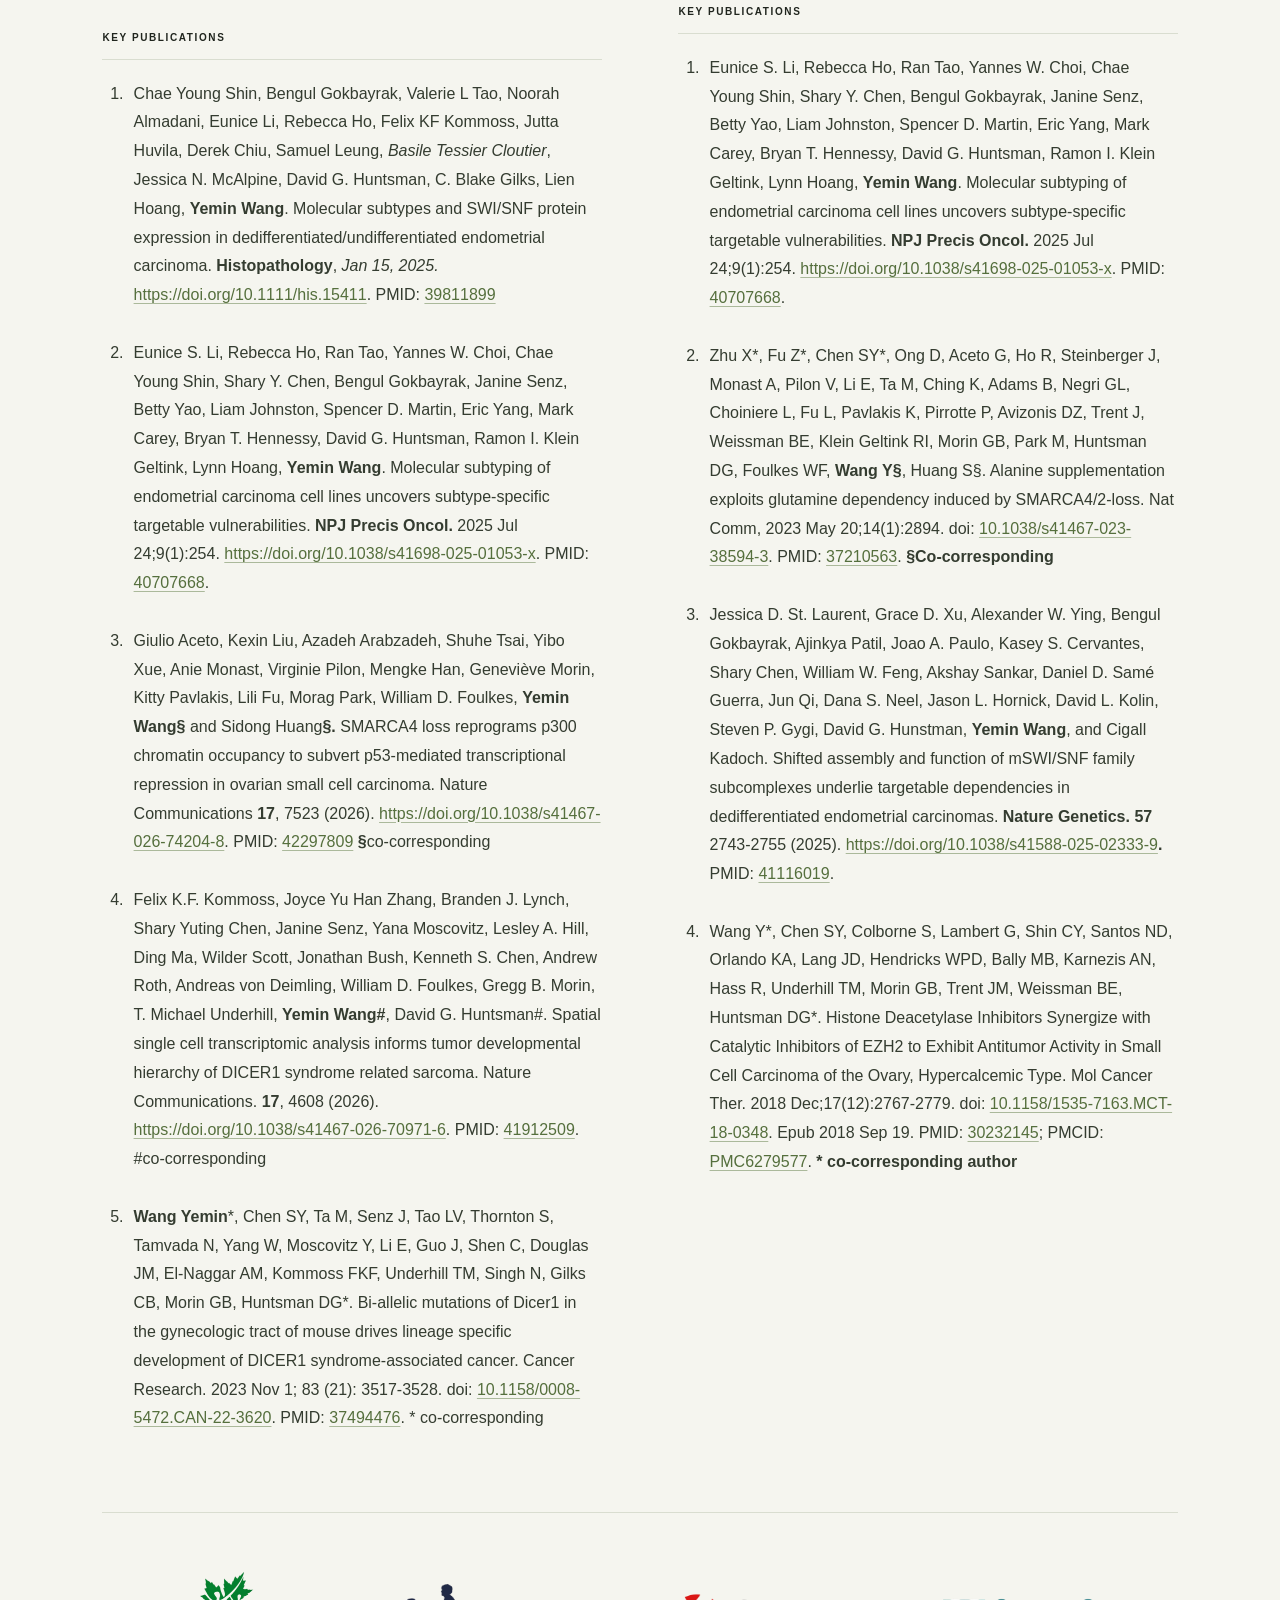
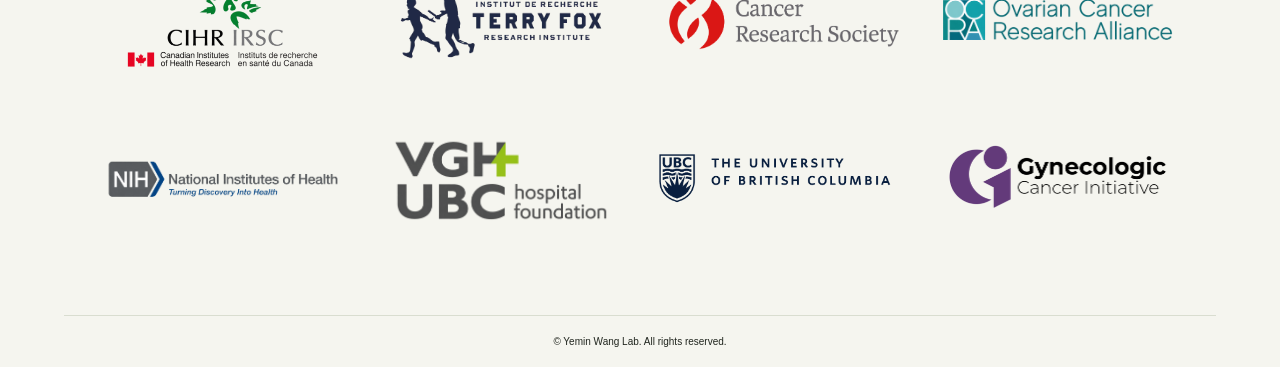
<file: research.html>
<!doctype html>
<html lang="en">
<head>
  <meta charset="utf-8">
  <meta name="viewport" content="width=device-width, initial-scale=1">
  <meta name="description" content="Yemin Wang Lab — research, publications, team and contact.">
  <title>Research — Yemin Wang Lab</title>
  <link rel="stylesheet" href="style.css">
  <script src="script.js" defer></script>
</head>
<body class="inner">
<a class="skip" href="research.html#main">Skip to content</a><header><a class="brand" href="index.html"><span class="mark">yw<span>·</span></span><span>YEMIN WANG <b>LAB</b></span></a><nav aria-label="Main navigation"><a href="index.html" >Home</a><a href="research.html" aria-current=page>Research</a><a href="publications.html" >Publications</a><a href="team.html" >Team</a><a href="contact.html" >Contact</a></nav></header><main id="main"><div class="pagehead research-pagehead"><div class="eyebrow">01 / YEMIN WANG LAB</div><h1>Our research.</h1></div><section class="research-theme" aria-labelledby="theme-heading"><span class="eyebrow">THE OVERARCHING THEME</span><h2 id="theme-heading">From genetic events to cancer progression and targeted therapies.</h2><p>The overarching theme of our research program is to elucidate the mechanisms by which specific genetic events occur in a permissive cell context to drive malignant transformation and subsequent progression to a poorly differentiated and highly aggressive state. These insights inform the development of prevention and targeted therapeutic approaches.</p><p>We focus on hard-to-treat cancers affecting women and children, such as gynecologic cancers and pediatric sarcomas driven by mutations in genes encoding subunits of the SWI/SNF chromatin remodeling complex or DICER1.</p></section><div class="research-theme-images" aria-label="Core research mechanisms"><figure><h3>SWI/SNF chromatin remodeling &amp; gene regulation</h3><a class="theme-image-frame" href="assets/image-8141bbf640304203.jpg" target="_blank" rel="noopener" aria-label="View SWI/SNF chromatin remodeling illustration at full size"><img src="assets/image-8141bbf640304203.jpg" alt="SWI/SNF complex with SMARCA2 and SMARCA4 remodels nucleosomes to alter DNA accessibility and transcription." loading="lazy"></a><figcaption><p>Chromatin remodeling changes DNA accessibility and helps regulate gene transcription.</p><div><a href="assets/image-8141bbf640304203.jpg" target="_blank" rel="noopener">View full image <svg class="site-link-icon" xmlns="http://www.w3.org/2000/svg" viewBox="0 0 24 24" fill="none" stroke="currentColor" stroke-width="1.8" stroke-linecap="round" stroke-linejoin="round" aria-hidden="true" focusable="false"><path d="M10 13a5 5 0 0 0 7 .1l3-3a5 5 0 0 0-7-7l-1.7 1.7M14 11a5 5 0 0 0-7-.1l-3 3a5 5 0 0 0 7 7l1.7-1.7"/></svg></a><a href="https://doi.org/10.3389/fnmol.2018.00252" target="_blank" rel="noopener">Bögershausen &amp; Wollnik, 2018 · Figure 1 <svg class="site-link-icon" xmlns="http://www.w3.org/2000/svg" viewBox="0 0 24 24" fill="none" stroke="currentColor" stroke-width="1.8" stroke-linecap="round" stroke-linejoin="round" aria-hidden="true" focusable="false"><path d="M10 13a5 5 0 0 0 7 .1l3-3a5 5 0 0 0-7-7l-1.7 1.7M14 11a5 5 0 0 0-7-.1l-3 3a5 5 0 0 0 7 7l1.7-1.7"/></svg></a><a href="https://creativecommons.org/licenses/by/4.0/" target="_blank" rel="noopener">CC BY 4.0</a></div></figcaption></figure><figure><h3>DICER1 in microRNA biogenesis</h3><a class="theme-image-frame" href="assets/image-b24d039382ace82e.webp" target="_blank" rel="noopener" aria-label="View DICER1 in microRNA biogenesis illustration at full size"><img src="assets/image-b24d039382ace82e.webp" alt="Canonical and non-canonical microRNA biogenesis, including nuclear processing and export, cytoplasmic Dicer processing, miRISC formation and target mRNA regulation." loading="lazy"></a><figcaption><p>Dicer processes precursor microRNAs into duplexes that contribute to microRNA-mediated gene regulation.</p><div><a href="assets/image-b24d039382ace82e.webp" target="_blank" rel="noopener">View full image <svg class="site-link-icon" xmlns="http://www.w3.org/2000/svg" viewBox="0 0 24 24" fill="none" stroke="currentColor" stroke-width="1.8" stroke-linecap="round" stroke-linejoin="round" aria-hidden="true" focusable="false"><path d="M10 13a5 5 0 0 0 7 .1l3-3a5 5 0 0 0-7-7l-1.7 1.7M14 11a5 5 0 0 0-7-.1l-3 3a5 5 0 0 0 7 7l1.7-1.7"/></svg></a><a href="https://doi.org/10.3389/fendo.2018.00402" target="_blank" rel="noopener">O’Brien et al., 2018 · Figure 1 <svg class="site-link-icon" xmlns="http://www.w3.org/2000/svg" viewBox="0 0 24 24" fill="none" stroke="currentColor" stroke-width="1.8" stroke-linecap="round" stroke-linejoin="round" aria-hidden="true" focusable="false"><path d="M10 13a5 5 0 0 0 7 .1l3-3a5 5 0 0 0-7-7l-1.7 1.7M14 11a5 5 0 0 0-7-.1l-3 3a5 5 0 0 0 7 7l1.7-1.7"/></svg></a><a href="https://creativecommons.org/licenses/by/4.0/" target="_blank" rel="noopener">CC BY 4.0</a></div></figcaption></figure></div><div class="research-branch-connector" aria-hidden="true"><span></span></div><div class="research-branches"><section class="research-branch" aria-labelledby="branch-A"><div class="branch-intro"><span class="branch-letter" aria-hidden="true">A</span><h2 id="branch-A">Decoding cancer development trajectory</h2><p>We use a combination of patient specimens, cell lines, 3D organoid cultures, and genetically engineered mouse models alongside multi-omics analysis to identify biomarkers for risk stratification, detail the tumor development trajectory of SWI/SNF-mutant or DICER1-mutant patient tumors, and recapitulate the development of these malignancies from their putative cells of origin.</p></div><h3 class="supporting-label">Key publications</h3><ol class="branch-full-citations"><li><p>Chae Young Shin, Bengul Gokbayrak, Valerie L Tao, Noorah Almadani, Eunice Li, Rebecca Ho, Felix KF Kommoss, Jutta Huvila, Derek Chiu, Samuel Leung, <em>Basile Tessier Cloutier</em>, Jessica N. McAlpine, David G. Huntsman, C. Blake Gilks, Lien Hoang, <strong>Yemin Wang</strong>. Molecular subtypes and SWI/SNF protein expression in dedifferentiated/undifferentiated endometrial carcinoma. <strong>Histopathology</strong>, <em>Jan 15, 2025.</em> <a href="https://doi.org/10.1111/his.15411" target="_blank" rel="noopener">https://doi.org/10.1111/his.15411</a>. PMID: <a href="https://pubmed.ncbi.nlm.nih.gov/39811899/" target="_blank" rel="noopener">39811899</a></p></li><li><p>Eunice S. Li, Rebecca Ho, Ran Tao, Yannes W. Choi, Chae Young Shin, Shary Y. Chen, Bengul Gokbayrak, Janine Senz, Betty Yao, Liam Johnston, Spencer D. Martin, Eric Yang, Mark Carey, Bryan T. Hennessy, David G. Huntsman, Ramon I. Klein Geltink, Lynn Hoang, <strong>Yemin Wang</strong>. Molecular subtyping of endometrial carcinoma cell lines uncovers subtype-specific targetable vulnerabilities. <strong>NPJ Precis Oncol.</strong> 2025 Jul 24;9(1):254. <a href="https://doi.org/10.1038/s41698-025-01053-x" target="_blank" rel="noopener">https://doi.org/10.1038/s41698-025-01053-x</a>. PMID: <a href="https://pubmed.ncbi.nlm.nih.gov/40707668/" target="_blank" rel="noopener">40707668</a>.</p></li><li><p>Giulio Aceto, Kexin Liu, Azadeh Arabzadeh, Shuhe Tsai, Yibo Xue, Anie Monast, Virginie Pilon, Mengke Han, Geneviève Morin, Kitty Pavlakis, Lili Fu, Morag Park, William D. Foulkes, <strong>Yemin Wang§</strong> and Sidong Huang<strong>§.</strong> SMARCA4 loss reprograms p300 chromatin occupancy to subvert p53-mediated transcriptional repression in ovarian small cell carcinoma. Nature Communications <strong>17</strong>, 7523 (2026). <a href="https://doi.org/10.1038/s41467-026-74204-8" target="_blank" rel="noopener">https://doi.org/10.1038/s41467-026-74204-8</a>. PMID: <a href="https://pubmed.ncbi.nlm.nih.gov/42297809/" target="_blank" rel="noopener">42297809</a> <strong>§</strong>co-corresponding</p></li><li><p>Felix K.F. Kommoss, Joyce Yu Han Zhang, Branden J. Lynch, Shary Yuting Chen, Janine Senz, Yana Moscovitz, Lesley A. Hill, Ding Ma, Wilder Scott, Jonathan Bush, Kenneth S. Chen, Andrew Roth, Andreas von Deimling, William D. Foulkes, Gregg B. Morin, T. Michael Underhill, <strong>Yemin Wang#</strong>, David G. Huntsman#. Spatial single cell transcriptomic analysis informs tumor developmental hierarchy of DICER1 syndrome related sarcoma. Nature Communications. <strong>17</strong>, 4608 (2026). <a href="https://doi.org/10.1038/s41467-026-70971-6" target="_blank" rel="noopener">https://doi.org/10.1038/s41467-026-70971-6</a>. PMID: <a href="https://pubmed.ncbi.nlm.nih.gov/41912509/" target="_blank" rel="noopener">41912509</a>. #co-corresponding</p></li><li><p><strong>Wang Yemin</strong>*, Chen SY, Ta M, Senz J, Tao LV, Thornton S, Tamvada N, Yang W, Moscovitz Y, Li E, Guo J, Shen C, Douglas JM, El-Naggar AM, Kommoss FKF, Underhill TM, Singh N, Gilks CB, Morin GB, Huntsman DG*. Bi-allelic mutations of Dicer1 in the gynecologic tract of mouse drives lineage specific development of DICER1 syndrome-associated cancer. Cancer Research. 2023 Nov 1; 83 (21): 3517-3528. doi: <a href="https://doi.org/10.1158/0008-5472.CAN-22-3620" target="_blank" rel="noopener">10.1158/0008-5472.CAN-22-3620</a>. PMID: <a href="https://pubmed.ncbi.nlm.nih.gov/37494476/" target="_blank" rel="noopener">37494476</a>. * co-corresponding</p></li></ol></section><section class="research-branch" aria-labelledby="branch-B"><div class="branch-intro"><span class="branch-letter" aria-hidden="true">B</span><h2 id="branch-B">Identifying targetable vulnerabilities and candidate therapeutic approaches</h2><p>Utilizing genetic screens, we aim to identify novel therapeutic targets for drug development. Through screening FDA-approved drug candidates and other drug libraries, we identify candidates for drug repurposing. We also develop patient-derived xenograft models for validating our findings.</p></div><h3 class="supporting-label">Key publications</h3><ol class="branch-full-citations"><li><p>Eunice S. Li, Rebecca Ho, Ran Tao, Yannes W. Choi, Chae Young Shin, Shary Y. Chen, Bengul Gokbayrak, Janine Senz, Betty Yao, Liam Johnston, Spencer D. Martin, Eric Yang, Mark Carey, Bryan T. Hennessy, David G. Huntsman, Ramon I. Klein Geltink, Lynn Hoang, <strong>Yemin Wang</strong>. Molecular subtyping of endometrial carcinoma cell lines uncovers subtype-specific targetable vulnerabilities. <strong>NPJ Precis Oncol.</strong> 2025 Jul 24;9(1):254. <a href="https://doi.org/10.1038/s41698-025-01053-x" target="_blank" rel="noopener">https://doi.org/10.1038/s41698-025-01053-x</a>. PMID: <a href="https://pubmed.ncbi.nlm.nih.gov/40707668/" target="_blank" rel="noopener">40707668</a>.</p></li><li><p>Zhu X*, Fu Z*, Chen SY*, Ong D, Aceto G, Ho R, Steinberger J, Monast A, Pilon V, Li E, Ta M, Ching K, Adams B, Negri GL, Choiniere L, Fu L, Pavlakis K, Pirrotte P, Avizonis DZ, Trent J, Weissman BE, Klein Geltink RI, Morin GB, Park M, Huntsman DG, Foulkes WF, <strong>Wang Y§</strong>, Huang S§. Alanine supplementation exploits glutamine dependency induced by SMARCA4/2-loss. Nat Comm, 2023 May 20;14(1):2894. doi: <a href="https://doi.org/10.1038/s41467-023-38594-3" target="_blank" rel="noopener">10.1038/s41467-023-38594-3</a>. PMID: <a href="https://pubmed.ncbi.nlm.nih.gov/37210563/" target="_blank" rel="noopener">37210563</a>. <strong>§Co-corresponding</strong></p></li><li><p>Jessica D. St. Laurent, Grace D. Xu, Alexander W. Ying, Bengul Gokbayrak, Ajinkya Patil, Joao A. Paulo, Kasey S. Cervantes, Shary Chen, William W. Feng, Akshay Sankar, Daniel D. Samé Guerra, Jun Qi, Dana S. Neel, Jason L. Hornick, David L. Kolin, Steven P. Gygi, David G. Hunstman, <strong>Yemin Wang</strong>, and Cigall Kadoch. Shifted assembly and function of mSWI/SNF family subcomplexes underlie targetable dependencies in dedifferentiated endometrial carcinomas. <strong>Nature Genetics. 57</strong> 2743-2755 (2025). <a href="https://doi.org/10.1038/s41588-025-02333-9" target="_blank" rel="noopener">https://doi.org/10.1038/s41588-025-02333-9</a><strong>.</strong> PMID: <a href="https://pubmed.ncbi.nlm.nih.gov/41116019/" target="_blank" rel="noopener">41116019</a>.</p></li><li><p>Wang Y*, Chen SY, Colborne S, Lambert G, Shin CY, Santos ND, Orlando KA, Lang JD, Hendricks WPD, Bally MB, Karnezis AN, Hass R, Underhill TM, Morin GB, Trent JM, Weissman BE, Huntsman DG*. Histone Deacetylase Inhibitors Synergize with Catalytic Inhibitors of EZH2 to Exhibit Antitumor Activity in Small Cell Carcinoma of the Ovary, Hypercalcemic Type. Mol Cancer Ther. 2018 Dec;17(12):2767-2779. doi: <a href="https://doi.org/10.1158/1535-7163.MCT-18-0348" target="_blank" rel="noopener">10.1158/1535-7163.MCT-18-0348</a>. Epub 2018 Sep 19. PMID: <a href="https://pubmed.ncbi.nlm.nih.gov/30232145/" target="_blank" rel="noopener">30232145</a>; PMCID: <a href="https://pmc.ncbi.nlm.nih.gov/articles/PMC6279577/" target="_blank" rel="noopener">PMC6279577</a>. <strong>* co-corresponding author</strong></p></li></ol></section></div><section class="research-logo-section" aria-label="Research organizations"><div class="research-logo-grid"><div class="research-logo-cell"><img src="assets/image-dfa928cfcbf9dbbc.png" alt="Canadian Institutes of Health Research" loading="lazy"></div><div class="research-logo-cell research-logo-terry"><img src="assets/image-0e22f718946fc329.png" alt="Terry Fox Research Institute" loading="lazy"></div><div class="research-logo-cell"><img src="assets/image-8148352b6ef7dd45.png" alt="Cancer Research Society" loading="lazy"></div><div class="research-logo-cell"><img src="assets/image-27403f25c72a562a.png" alt="Ovarian Cancer Research Alliance" loading="lazy"></div><div class="research-logo-cell"><img src="assets/image-43dc46d7e91fd21c.png" alt="National Institutes of Health" loading="lazy"></div><div class="research-logo-cell"><img src="assets/image-f2920fdd9f3e5266.png" alt="VGH & UBC Hospital Foundation" loading="lazy"></div><div class="research-logo-cell"><img src="assets/image-48641bc7cd89e71c.png" alt="The University of British Columbia" loading="lazy"></div><div class="research-logo-cell"><img src="assets/image-e96665337a2e11cb.png" alt="Gynecologic Cancer Initiative" loading="lazy"></div></div></section></main><footer class="centered-footer"><span>© Yemin Wang Lab. All rights reserved.</span></footer>
</body>
</html>
</file>
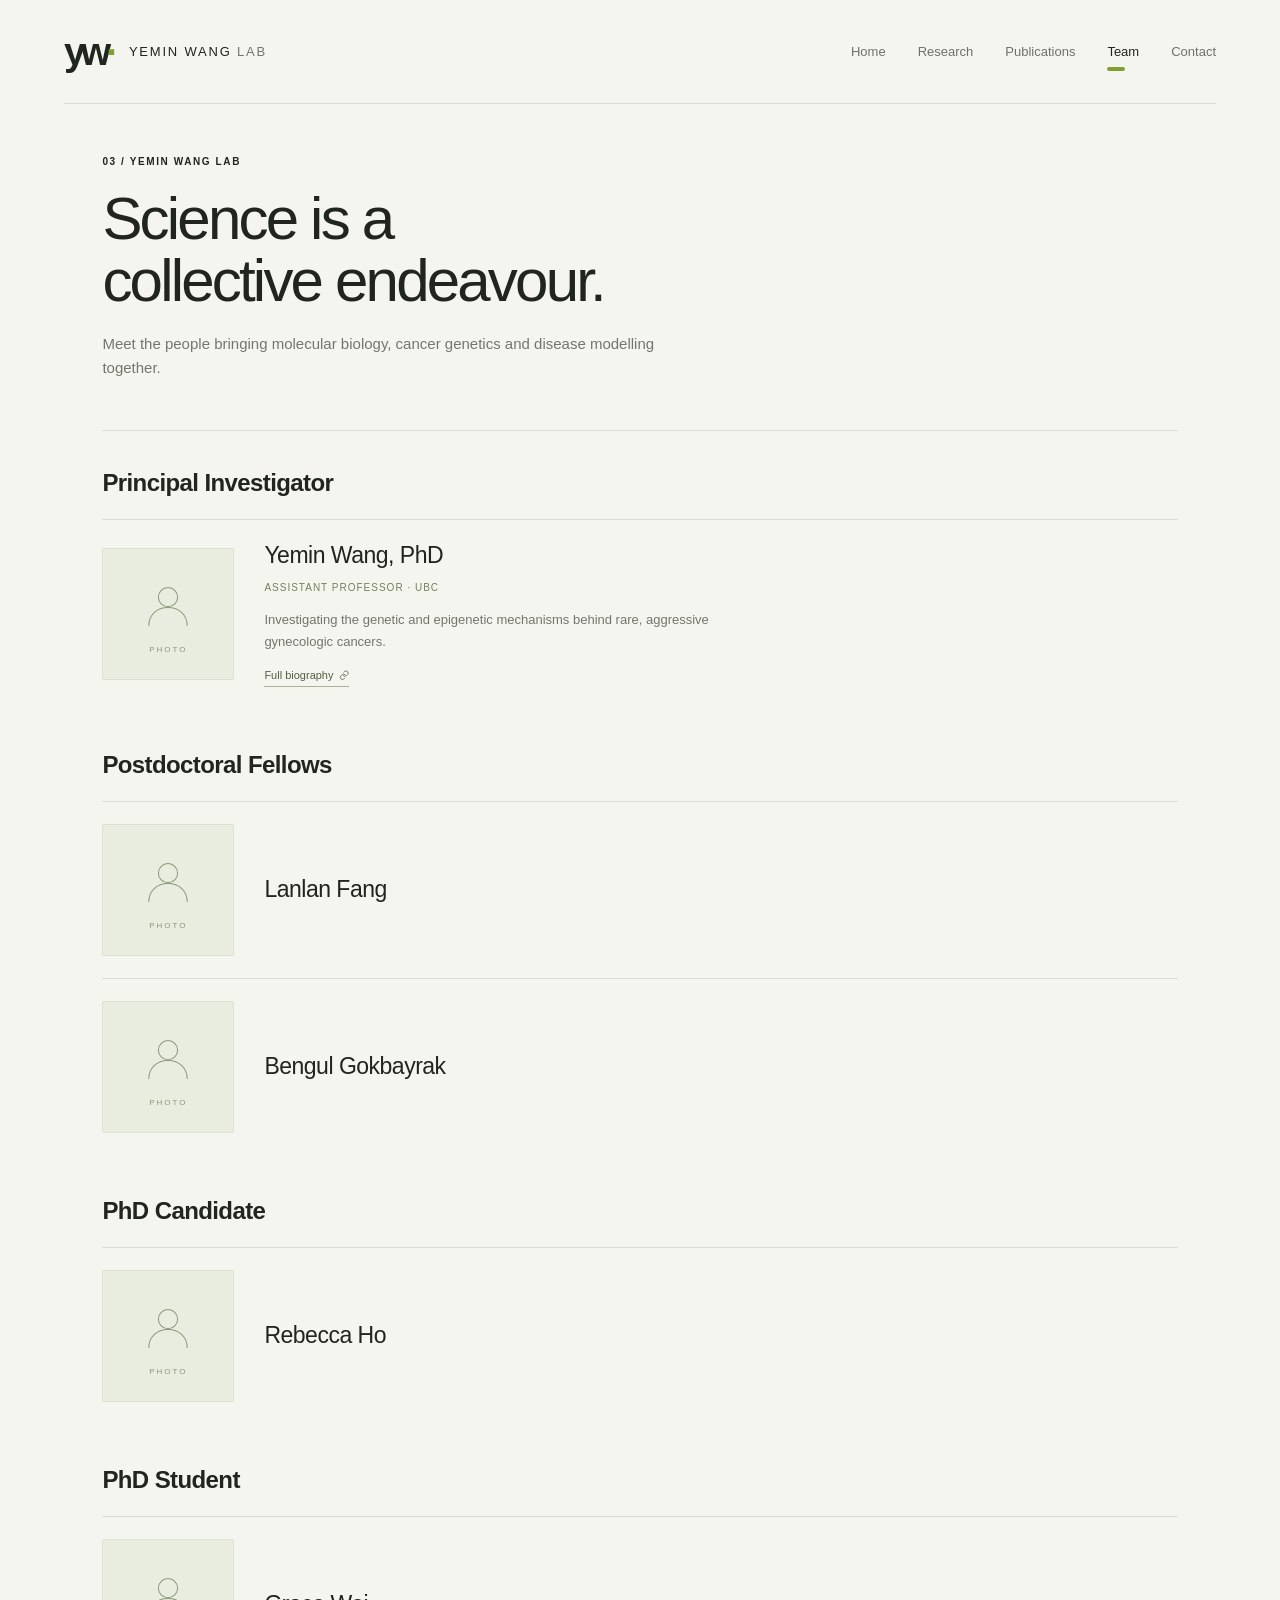
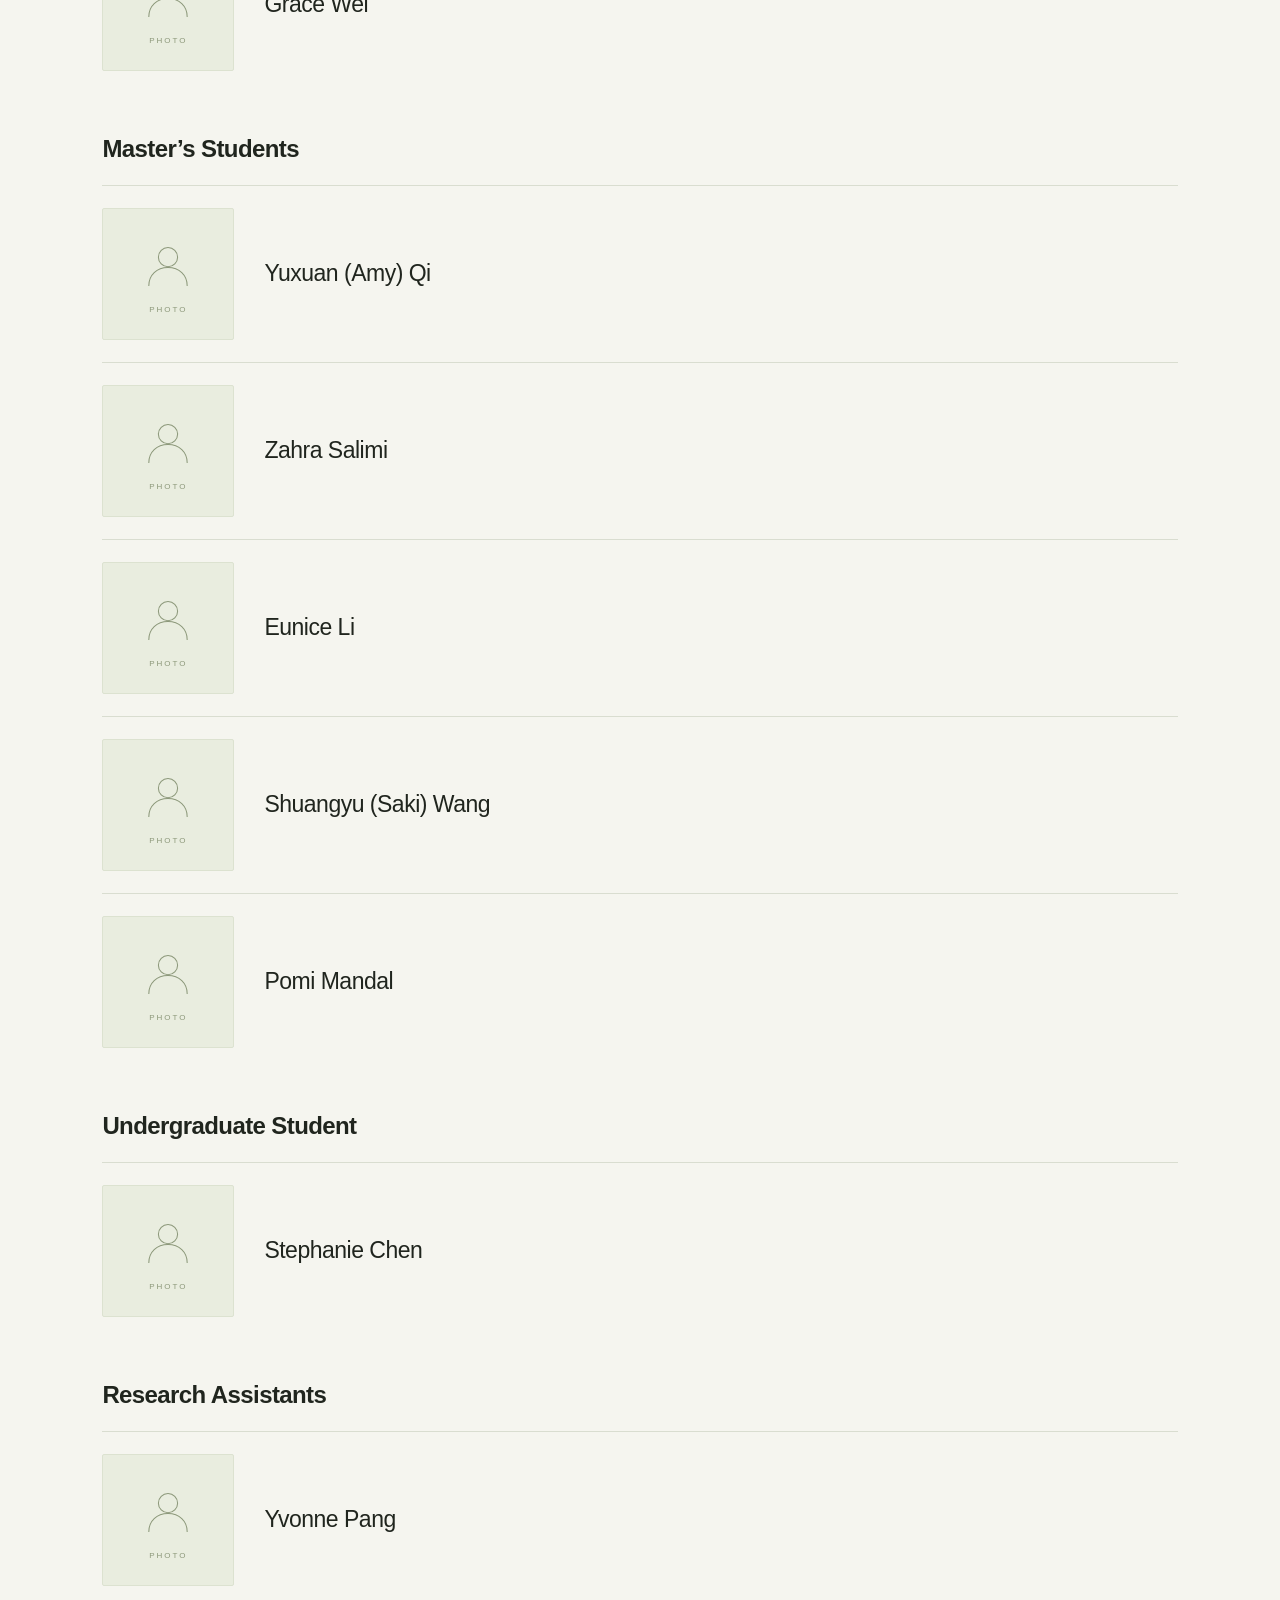
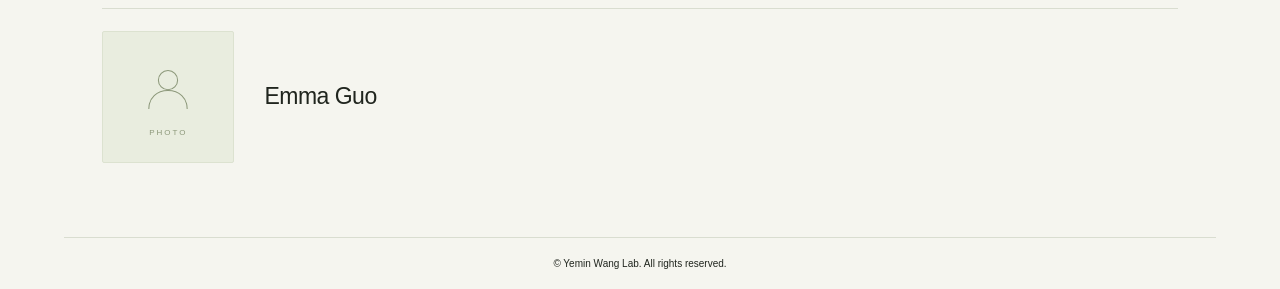
<file: team.html>
<!doctype html>
<html lang="en">
<head>
  <meta charset="utf-8">
  <meta name="viewport" content="width=device-width, initial-scale=1">
  <meta name="description" content="Yemin Wang Lab — research, publications, team and contact.">
  <title>Team — Yemin Wang Lab</title>
  <link rel="stylesheet" href="style.css">
  <script src="script.js" defer></script>
</head>
<body class="inner">
<a class="skip" href="team.html#main">Skip to content</a><header><a class="brand" href="index.html"><span class="mark">yw<span>·</span></span><span>YEMIN WANG <b>LAB</b></span></a><nav aria-label="Main navigation"><a href="index.html" >Home</a><a href="research.html" >Research</a><a href="publications.html" >Publications</a><a href="team.html" aria-current=page>Team</a><a href="contact.html" >Contact</a></nav></header><main id="main"><div class="pagehead"><div class="eyebrow">03 / YEMIN WANG LAB</div><h1>Science is a<br>collective endeavour.</h1><p>Meet the people bringing molecular biology, cancer genetics and disease modelling together.</p></div><div class="team-directory"><section class="team-role" aria-labelledby="team-role-0"><div class="team-role-heading"><h2 id="team-role-0">Principal Investigator</h2></div><div class="team-role-members"><article class="person-row" id="yemin-wang" data-person="yemin-wang"><div class="person-photo photo-slot" role="img" aria-label="Photo placeholder for Yemin Wang, PhD" data-photo-slot="yemin-wang"><svg viewBox="0 0 80 80" aria-hidden="true" fill="none" stroke="currentColor" stroke-width="1.3"><circle cx="40" cy="29" r="12"/><path d="M16 65c0-14 10-23 24-23s24 9 24 23"/></svg><span>PHOTO</span></div><div class="person-details"><h3>Yemin Wang, PhD</h3><p class="person-position">Assistant Professor · UBC</p><p class="person-bio">Investigating the genetic and epigenetic mechanisms behind rare, aggressive gynecologic cancers.</p><a class="textlink" href="https://www.vchri.ca/researchers/yemin-wang" target="_blank" rel="noopener">Full biography <svg class="site-link-icon" xmlns="http://www.w3.org/2000/svg" viewBox="0 0 24 24" fill="none" stroke="currentColor" stroke-width="1.8" stroke-linecap="round" stroke-linejoin="round" aria-hidden="true" focusable="false"><path d="M10 13a5 5 0 0 0 7 .1l3-3a5 5 0 0 0-7-7l-1.7 1.7M14 11a5 5 0 0 0-7-.1l-3 3a5 5 0 0 0 7 7l1.7-1.7"/></svg></a></div></article></div></section><section class="team-role" aria-labelledby="team-role-1"><div class="team-role-heading"><h2 id="team-role-1">Postdoctoral Fellows</h2></div><div class="team-role-members"><article class="person-row" id="lanlan-fang" data-person="lanlan-fang"><div class="person-photo photo-slot" role="img" aria-label="Photo placeholder for Lanlan Fang" data-photo-slot="lanlan-fang"><svg viewBox="0 0 80 80" aria-hidden="true" fill="none" stroke="currentColor" stroke-width="1.3"><circle cx="40" cy="29" r="12"/><path d="M16 65c0-14 10-23 24-23s24 9 24 23"/></svg><span>PHOTO</span></div><div class="person-details"><h3>Lanlan Fang</h3></div></article><article class="person-row" id="bengul-gokbayrak" data-person="bengul-gokbayrak"><div class="person-photo photo-slot" role="img" aria-label="Photo placeholder for Bengul Gokbayrak" data-photo-slot="bengul-gokbayrak"><svg viewBox="0 0 80 80" aria-hidden="true" fill="none" stroke="currentColor" stroke-width="1.3"><circle cx="40" cy="29" r="12"/><path d="M16 65c0-14 10-23 24-23s24 9 24 23"/></svg><span>PHOTO</span></div><div class="person-details"><h3>Bengul Gokbayrak</h3></div></article></div></section><section class="team-role" aria-labelledby="team-role-2"><div class="team-role-heading"><h2 id="team-role-2">PhD Candidate</h2></div><div class="team-role-members"><article class="person-row" id="rebecca-ho" data-person="rebecca-ho"><div class="person-photo photo-slot" role="img" aria-label="Photo placeholder for Rebecca Ho" data-photo-slot="rebecca-ho"><svg viewBox="0 0 80 80" aria-hidden="true" fill="none" stroke="currentColor" stroke-width="1.3"><circle cx="40" cy="29" r="12"/><path d="M16 65c0-14 10-23 24-23s24 9 24 23"/></svg><span>PHOTO</span></div><div class="person-details"><h3>Rebecca Ho</h3></div></article></div></section><section class="team-role" aria-labelledby="team-role-3"><div class="team-role-heading"><h2 id="team-role-3">PhD Student</h2></div><div class="team-role-members"><article class="person-row" id="grace-wei" data-person="grace-wei"><div class="person-photo photo-slot" role="img" aria-label="Photo placeholder for Grace Wei" data-photo-slot="grace-wei"><svg viewBox="0 0 80 80" aria-hidden="true" fill="none" stroke="currentColor" stroke-width="1.3"><circle cx="40" cy="29" r="12"/><path d="M16 65c0-14 10-23 24-23s24 9 24 23"/></svg><span>PHOTO</span></div><div class="person-details"><h3>Grace Wei</h3></div></article></div></section><section class="team-role" aria-labelledby="team-role-4"><div class="team-role-heading"><h2 id="team-role-4">Master’s Students</h2></div><div class="team-role-members"><article class="person-row" id="yuxuan-amy-qi" data-person="yuxuan-amy-qi"><div class="person-photo photo-slot" role="img" aria-label="Photo placeholder for Yuxuan (Amy) Qi" data-photo-slot="yuxuan-amy-qi"><svg viewBox="0 0 80 80" aria-hidden="true" fill="none" stroke="currentColor" stroke-width="1.3"><circle cx="40" cy="29" r="12"/><path d="M16 65c0-14 10-23 24-23s24 9 24 23"/></svg><span>PHOTO</span></div><div class="person-details"><h3>Yuxuan (Amy) Qi</h3></div></article><article class="person-row" id="zahra-salimi" data-person="zahra-salimi"><div class="person-photo photo-slot" role="img" aria-label="Photo placeholder for Zahra Salimi" data-photo-slot="zahra-salimi"><svg viewBox="0 0 80 80" aria-hidden="true" fill="none" stroke="currentColor" stroke-width="1.3"><circle cx="40" cy="29" r="12"/><path d="M16 65c0-14 10-23 24-23s24 9 24 23"/></svg><span>PHOTO</span></div><div class="person-details"><h3>Zahra Salimi</h3></div></article><article class="person-row" id="eunice-li" data-person="eunice-li"><div class="person-photo photo-slot" role="img" aria-label="Photo placeholder for Eunice Li" data-photo-slot="eunice-li"><svg viewBox="0 0 80 80" aria-hidden="true" fill="none" stroke="currentColor" stroke-width="1.3"><circle cx="40" cy="29" r="12"/><path d="M16 65c0-14 10-23 24-23s24 9 24 23"/></svg><span>PHOTO</span></div><div class="person-details"><h3>Eunice Li</h3></div></article><article class="person-row" id="shuangyu-saki-wang" data-person="shuangyu-saki-wang"><div class="person-photo photo-slot" role="img" aria-label="Photo placeholder for Shuangyu (Saki) Wang" data-photo-slot="shuangyu-saki-wang"><svg viewBox="0 0 80 80" aria-hidden="true" fill="none" stroke="currentColor" stroke-width="1.3"><circle cx="40" cy="29" r="12"/><path d="M16 65c0-14 10-23 24-23s24 9 24 23"/></svg><span>PHOTO</span></div><div class="person-details"><h3>Shuangyu (Saki) Wang</h3></div></article><article class="person-row" id="pomi-mandal" data-person="pomi-mandal"><div class="person-photo photo-slot" role="img" aria-label="Photo placeholder for Pomi Mandal" data-photo-slot="pomi-mandal"><svg viewBox="0 0 80 80" aria-hidden="true" fill="none" stroke="currentColor" stroke-width="1.3"><circle cx="40" cy="29" r="12"/><path d="M16 65c0-14 10-23 24-23s24 9 24 23"/></svg><span>PHOTO</span></div><div class="person-details"><h3>Pomi Mandal</h3></div></article></div></section><section class="team-role" aria-labelledby="team-role-5"><div class="team-role-heading"><h2 id="team-role-5">Undergraduate Student</h2></div><div class="team-role-members"><article class="person-row" id="stephanie-chen" data-person="stephanie-chen"><div class="person-photo photo-slot" role="img" aria-label="Photo placeholder for Stephanie Chen" data-photo-slot="stephanie-chen"><svg viewBox="0 0 80 80" aria-hidden="true" fill="none" stroke="currentColor" stroke-width="1.3"><circle cx="40" cy="29" r="12"/><path d="M16 65c0-14 10-23 24-23s24 9 24 23"/></svg><span>PHOTO</span></div><div class="person-details"><h3>Stephanie Chen</h3></div></article></div></section><section class="team-role" aria-labelledby="team-role-6"><div class="team-role-heading"><h2 id="team-role-6">Research Assistants</h2></div><div class="team-role-members"><article class="person-row" id="yvonne-pang" data-person="yvonne-pang"><div class="person-photo photo-slot" role="img" aria-label="Photo placeholder for Yvonne Pang" data-photo-slot="yvonne-pang"><svg viewBox="0 0 80 80" aria-hidden="true" fill="none" stroke="currentColor" stroke-width="1.3"><circle cx="40" cy="29" r="12"/><path d="M16 65c0-14 10-23 24-23s24 9 24 23"/></svg><span>PHOTO</span></div><div class="person-details"><h3>Yvonne Pang</h3></div></article><article class="person-row" id="emma-guo" data-person="emma-guo"><div class="person-photo photo-slot" role="img" aria-label="Photo placeholder for Emma Guo" data-photo-slot="emma-guo"><svg viewBox="0 0 80 80" aria-hidden="true" fill="none" stroke="currentColor" stroke-width="1.3"><circle cx="40" cy="29" r="12"/><path d="M16 65c0-14 10-23 24-23s24 9 24 23"/></svg><span>PHOTO</span></div><div class="person-details"><h3>Emma Guo</h3></div></article></div></section></div></main><footer class="centered-footer"><span>© Yemin Wang Lab. All rights reserved.</span></footer>
</body>
</html>
</file>
<file: style.css>
:root{--bg:#f5f5ef;--ink:#20251e;--muted:#72776b;--line:#d9ddd0;--accent:#d8f581}*{box-sizing:border-box}body{margin:0;background:var(--bg);color:var(--ink);font-family:Arial,Helvetica,sans-serif}a{color:inherit;text-decoration:none}header{height:104px;display:flex;align-items:center;justify-content:space-between;border-bottom:1px solid var(--line);margin:0 5vw}.brand{display:flex;align-items:center;gap:17px;font-size:13px;letter-spacing:1.8px}.brand b{font-weight:400;color:var(--muted)}.mark{font-size:39px;letter-spacing:-5px;font-weight:700}.mark span{color:#819f35}nav{display:flex;gap:32px;height:100%;align-items:center}nav a{font-size:13px;position:relative;padding:12px 0;color:#6d7267}nav a:hover{color:#20251e}nav a[aria-current]{color:var(--ink)}nav a[aria-current]:after{content:'';height:4px;width:18px;background:#819f35;position:absolute;bottom:0;left:0;border-radius:3px}.home{height:100svh;min-height:680px;display:flex;flex-direction:column}.home main{flex:1;display:flex;flex-direction:column;margin:0 5vw;min-height:0}.hero{flex:1;display:grid;grid-template-columns:1.05fr 1fr;min-height:0;gap:5vw;padding:34px 0 28px}.hero-copy{display:flex;flex-direction:column;justify-content:center}.eyebrow{font-size:10px;letter-spacing:1.6px;font-weight:600;line-height:1.5}.dot{display:inline-block;width:6px;height:6px;border-radius:100%;background:#8ba743;margin-right:7px}h1{font-size:clamp(48px,5.2vw,84px);letter-spacing:-4px;line-height:1.04;font-weight:500;margin:25px 0}h1 em{font-style:normal;color:#7f9065}.hero p{max-width:430px;font-size:15px;color:#6c7265;line-height:1.65;margin:0 0 25px}.button{background:var(--ink);color:#fff;padding:17px 21px;font-size:12px;display:flex;justify-content:space-between;width:220px}.button span{color:var(--accent)}.button:hover{background:#46533a}.affiliation{margin-top:30px;font-size:10px;letter-spacing:1px;line-height:1.8}.affiliation span{color:#7c8175;letter-spacing:0}.science{background:#242d22;position:relative;border-radius:3px;overflow:hidden;display:flex;align-items:center;justify-content:center;color:#d7e1c6;background-image:radial-gradient(ellipse at center,#414f34 0,transparent 65%),radial-gradient(#ffffff12 .7px,transparent .7px);background-size:auto,12px 12px}.science svg{width:100%;max-height:100%;transform:rotate(-24deg) scale(1.1)}.figurelabel{position:absolute;top:24px;left:26px;font-size:9px;letter-spacing:1.6px}.figurebottom{position:absolute;bottom:24px;left:26px;right:26px;display:flex;justify-content:space-between;font-size:10px;line-height:1.6}.figurebottom span:last-child{font-size:8px;text-align:right;letter-spacing:1px}.homebottom{border-top:1px solid var(--line);display:grid;grid-template-columns:1.05fr 1fr 1fr;gap:36px;padding:24px 0}.homebottom p{font-size:13px;line-height:1.5;margin:8px 0 0}.homebottom>a{align-self:center;font-size:12px;display:flex;gap:16px}.homebottom>a span{color:#939c85}footer{margin:0 5vw;border-top:1px solid var(--line);padding:20px 0;display:flex;justify-content:space-between;font-size:8px;letter-spacing:1px}.muted{color:#8a8f81;margin-left:15px}.footdot{color:#8b9c69;margin-left:12px}.inner main{margin:0 8vw;min-height:calc(100svh - 161px);padding-bottom:40px}.pagehead{padding:50px 0 35px;max-width:770px}.pagehead h1{font-size:60px;letter-spacing:-2.8px;margin:19px 0}.pagehead p{color:var(--muted);font-size:15px;line-height:1.6;max-width:600px}.researchgrid{display:grid;grid-template-columns:repeat(3,1fr);border-top:1px solid var(--line)}article h2,aside h2{font-size:25px;line-height:1.2;letter-spacing:-.7px;font-weight:500}article p,aside p{font-size:14px;line-height:1.8;color:#6c7265}.researchgrid article{padding:30px 28px 25px 0}.researchgrid article+article{border-left:1px solid var(--line);padding-left:28px}.number{font-size:10px;letter-spacing:1.4px;color:#7b8569}.tags{font-size:9px;letter-spacing:1px;margin-top:28px}.sourcebar{border-top:1px solid var(--line);padding-top:24px;margin-top:25px;font-size:11px;color:var(--muted);display:flex;align-items:center;gap:25px}.textlink{font-size:11px;display:inline-block;border-bottom:1px solid #a9b296;padding-bottom:5px;color:#4f6040}.papers{border-top:1px solid var(--line)}.paper{display:grid;grid-template-columns:80px 1fr 35px;gap:25px;padding:25px 0;border-bottom:1px solid var(--line)}.paper:hover h2{color:#768b4f}.year{font-size:13px;color:var(--muted);padding-top:3px}.paper h2{font-weight:400;font-size:21px;line-height:1.4;margin:8px 0}.paper p{font-size:11px;color:var(--muted);margin:0}.arrow{font-size:23px}.teamgrid{display:grid;grid-template-columns:1.2fr 1fr;gap:8vw;border-top:1px solid var(--line);padding-top:30px}.initials{background:#e4e8dc;padding:20px;font-size:42px;display:flex;justify-content:space-between;align-items:center}.initials span{font-size:9px;letter-spacing:1px}.pi h2{margin-bottom:10px}.member{border-bottom:1px solid var(--line);padding:15px 0 24px;margin-bottom:15px}.member h2{font-size:25px;font-weight:400;margin:10px 0}.member a,.small{font-size:12px;color:var(--muted)}.small{line-height:1.7}.contactgrid{display:grid;grid-template-columns:1.4fr 1fr;gap:6vw;border-top:1px solid var(--line);padding-top:35px}.email{display:block;font-size:clamp(20px,2.7vw,42px);letter-spacing:-1px;margin:22px 0 35px}.email span{color:#899c65}.contactmain p{font-size:14px;line-height:1.9;color:var(--muted);margin-bottom:30px}aside{background:#e8ecdf;padding:30px}.skip{position:absolute;left:-999px}.skip:focus{left:10px;top:10px;background:white;padding:10px;z-index:10}a:focus-visible{outline:2px solid #718840;outline-offset:5px}@media(min-width:1500px){header,footer,.home main{margin-left:auto;margin-right:auto;width:1350px}}@media(max-height:780px) and (min-width:800px){.hero{padding:25px 0}.hero h1{font-size:59px;margin:17px 0}.affiliation{margin-top:20px}.homebottom{padding:18px 0}}@media(max-width:760px){header{height:auto;min-height:95px;flex-wrap:wrap;padding:15px 0;gap:14px}.brand{font-size:11px}.mark{font-size:30px}nav{gap:23px;width:100%;justify-content:space-between}nav a{font-size:11px}.home{height:auto;min-height:100svh}.hero{grid-template-columns:1fr;gap:26px;padding-top:30px}.hero h1{font-size:55px;letter-spacing:-3px}.science{height:260px}.hero-copy p{max-width:100%}.affiliation{margin-top:20px}.homebottom{grid-template-columns:1fr;gap:20px}.homebottom p br{display:none}.homebottom>a{padding:9px 0}footer{line-height:1.8;gap:15px}.muted{display:none}.inner main{margin:0 5vw}.pagehead{padding-top:35px}.pagehead h1{font-size:45px;letter-spacing:-2px}.researchgrid,.teamgrid,.contactgrid{grid-template-columns:1fr;gap:25px}.researchgrid article+article{border-left:0;border-top:1px solid var(--line);padding-left:0}.paper{grid-template-columns:40px 1fr 20px;gap:10px}.paper h2{font-size:17px}.sourcebar{flex-wrap:wrap;gap:15px}.email{font-size:29px}}
@media(max-width:760px){.home{height:100svh;min-height:650px}.home .hero{display:flex;flex:1;min-height:0;padding:20px 0}.home .hero-copy{justify-content:center}.home .hero h1{font-size:clamp(40px,8vw,55px);margin:18px 0}.home .hero p{font-size:13px;line-height:1.6;margin-bottom:20px}.home .science{display:none}.home .homebottom{grid-template-columns:1fr;gap:12px;padding:18px 0}.home .homebottom>div{display:none}.home .homebottom>a{padding:4px 0}.home .affiliation{margin-top:20px}.home footer{padding:15px 0}}

/* Home focus and institutional footer */
.home .focus-section{display:block;padding:18px 0 20px;flex-shrink:0}.focus-label h2{margin:0 0 12px;color:#727d63}.focus-columns{display:grid;grid-template-columns:1fr 1fr;gap:42px}.focus-columns article+article{border-left:1px solid var(--line);padding-left:32px}.focus-columns h3{font-size:15px;line-height:1.4;font-weight:500;margin:0 0 9px}.focus-columns ul{margin:0;padding-left:17px}.focus-columns li{font-size:12px;line-height:1.5;margin:5px 0;color:#616b55}.focus-columns a:hover{text-decoration:underline;text-underline-offset:3px}.home .institution-footer{align-items:center;padding:16px 0;gap:25px;flex-shrink:0}.copyright{letter-spacing:0;font-size:10px}.institutions{display:flex;align-items:center;gap:32px}.institution{display:flex;align-items:center}.institution img{display:block;object-fit:contain}.ubc-logo{width:190px;height:auto}.vchri-logo{width:190px;height:auto}.home .hero{min-height:0}.home .hero h1{font-size:clamp(45px,4.6vw,74px)}
@media(max-height:780px) and (min-width:761px){.home .hero h1{font-size:51px;margin:15px 0}.home .hero p{font-size:13px;margin-bottom:18px}.home .affiliation{margin-top:18px}.home .focus-section{padding:13px 0}.focus-columns h3{font-size:13px}.focus-columns li{font-size:11px}}
@media(max-width:760px){.home{min-height:740px}.home .hero h1{font-size:clamp(36px,7vw,50px);margin:14px 0}.home .hero{padding:12px 0}.home .hero p{font-size:12px;margin-bottom:15px}.home .affiliation{margin-top:15px}.home .focus-section>div{display:block}.home .focus-section .focus-columns{display:grid;grid-template-columns:1fr 1fr;gap:18px}.focus-columns article+article{padding-left:15px}.focus-columns h3{font-size:12px}.focus-columns li{font-size:10px;line-height:1.45}.home .focus-section{padding:13px 0}.home .institution-footer{flex-wrap:wrap;gap:12px;padding:12px 0}.institutions{margin-left:auto;gap:20px}.ubc-logo,.vchri-logo{width:145px}.copyright{font-size:9px}}
.institution-footer .ubc-logo{filter:brightness(0);opacity:.85}

.focus-link-icon{display:inline-block;width:12px;height:12px;margin-left:3px;vertical-align:-2px;color:#7f9065;flex-shrink:0}

.institution-footer .institutions{gap:26px}.institution-footer .vchri-logo{width:205px;height:auto}.institution-footer .gci-logo{width:180px;height:58px;object-fit:cover;object-position:center}.institution-footer .ubc-logo{width:180px}@media(max-width:1000px){.institution-footer .institutions{gap:18px}.institution-footer .ubc-logo{width:150px}.institution-footer .vchri-logo{width:170px}.institution-footer .gci-logo{width:150px;height:48px}}@media(max-width:760px){.home .institution-footer{gap:9px}.institution-footer .institutions{width:100%;justify-content:flex-end;gap:16px}.institution-footer .ubc-logo{width:27vw;max-width:145px}.institution-footer .vchri-logo{width:29vw;max-width:155px}.institution-footer .gci-logo{width:26vw;max-width:140px;height:44px}}
/* Blend white logo canvases into the footer while retaining their artwork. */
.institution-footer .institutions{isolation:isolate}
.institution-footer .institution img{mix-blend-mode:multiply}
.institution-footer{isolation:isolate;background:var(--bg)}
.institution-footer .institutions{isolation:auto}
/* Prominent full-colour UBC wordmark. */
.institution-footer .ubc-logo{filter:none;opacity:1;width:270px;height:auto;max-width:none}
@media(max-width:1100px){.institution-footer .institutions{gap:20px}.institution-footer .ubc-logo{width:235px}}
@media(max-width:760px){.institution-footer .institutions{gap:14px;align-items:center}.institution-footer .ubc-logo{width:36vw;max-width:210px}.institution-footer .vchri-logo{width:26vw;max-width:150px}.institution-footer .gci-logo{width:24vw;max-width:140px;height:44px}}
.home .focus-columns h3{font-weight:700}

.home .photo-hero{display:flex;align-items:center;justify-content:center;background:linear-gradient(#15251e15,#15251e25),url("assets/image-73c3838f9ec58761.jpg") center 62%/cover no-repeat;margin:22px 0; padding:28px; border-radius:5px;min-height:0;overflow:hidden;position:relative}
.home .photo-hero .hero-copy{align-items:center;text-align:center;width:min(650px,100%);padding:30px 42px;background:rgba(250,251,246,.88);border:1px solid rgba(255,255,255,.7);border-radius:12px;box-shadow:0 12px 44px #17241b24;backdrop-filter:blur(10px);-webkit-backdrop-filter:blur(10px)}
.home .photo-hero h1{font-size:clamp(38px,4.2vw,65px);letter-spacing:-2.8px;margin:0 0 20px;line-height:1.06}
.home .photo-hero h1 em{color:#63794a}.home .photo-hero p{max-width:485px;font-size:14px;margin:0 0 22px;color:#4e5848}.home .photo-hero .button{flex-shrink:0}
@media(max-height:800px) and (min-width:761px){.home .photo-hero{margin:16px 0;padding:20px}.home .photo-hero .hero-copy{padding:24px 35px}.home .photo-hero h1{font-size:48px;margin-bottom:15px}.home .photo-hero p{font-size:13px;margin-bottom:17px}}
@media(max-width:760px){.home .photo-hero{display:flex;margin:16px 0;padding:20px;background-position:center 65%}.home .photo-hero .hero-copy{padding:24px 22px}.home .photo-hero h1{font-size:clamp(30px,6.8vw,44px);letter-spacing:-1.8px;margin:0 0 16px}.home .photo-hero p{font-size:12px;margin-bottom:18px}.home .photo-hero .button{padding:14px 18px;width:200px}}
/* Clear photo panel: retain only its outline. */
.home .photo-hero .hero-copy{background:transparent;backdrop-filter:none;-webkit-backdrop-filter:none;box-shadow:none;border:1px solid rgba(255,255,255,.9)}
/* Expanded photo with unobstructed copy in the sky. */
.home{height:auto;min-height:100svh}.home main{flex:none;min-height:0}
.home .photo-hero{flex:none;display:flex;align-items:flex-start;justify-content:center;width:100%;height:auto;aspect-ratio:3723/3024;min-height:0;margin:24px 0 34px;padding:clamp(25px,5vw,70px) 28px;background-image:linear-gradient(to bottom,rgba(246,249,250,.18),transparent 45%),url("assets/image-73c3838f9ec58761.jpg");background-position:center center;background-size:cover;overflow:hidden}
.home .photo-hero .hero-copy{background:transparent;border:0;box-shadow:none;backdrop-filter:none;-webkit-backdrop-filter:none;padding:0;width:min(800px,100%);align-items:center;text-align:center}
.home .photo-hero h1{font-size:clamp(38px,4.5vw,68px);margin:0 0 20px;letter-spacing:-2.8px;color:#172820;text-shadow:0 1px 10px #ffffff55}
.home .photo-hero h1 em{color:#2f4c37}.home .photo-hero p{color:#233a2c;font-size:15px;line-height:1.6;max-width:550px;margin:0 0 23px;text-shadow:0 1px 8px #ffffff77}
.home .focus-section{padding:24px 0 32px}
@media(max-width:760px){.home .photo-hero{aspect-ratio:3723/3024;min-height:440px;padding:24px 16px;margin:18px 0 28px;background-position:center top}.home .photo-hero .hero-copy{padding:0}.home .photo-hero h1{font-size:clamp(28px,6vw,40px);letter-spacing:-1.5px;margin-bottom:12px}.home .photo-hero p{font-size:12px;line-height:1.5;margin-bottom:15px;max-width:450px}.home .photo-hero .button{padding:12px 16px;width:200px}.home .focus-section{padding:20px 0 26px}}
/* Anchor the centered copy just above the highest face in the photograph. */
.home .photo-hero .hero-copy{position:absolute;left:50%;bottom:55%;transform:translateX(-50%);width:min(800px,calc(100% - 56px))}
@media(max-width:760px){.home .photo-hero .hero-copy{width:calc(100% - 32px);bottom:55%}}
/* Tighten the frame around the headline and the group's upper bodies. */
.home .photo-hero{aspect-ratio:1.95;min-height:0;background-position:center 32%;margin-bottom:28px}
.home .photo-hero .hero-copy{bottom:47%}
@media(max-width:760px){.home .photo-hero{aspect-ratio:1.45;min-height:380px;background-position:center 32%}.home .photo-hero .hero-copy{bottom:55%}.home .photo-hero h1{font-size:clamp(25px,5.3vw,32px);margin-bottom:10px}.home .photo-hero p{font-size:11px;line-height:1.4;margin-bottom:12px}.home .photo-hero .button{padding:10px 15px}}
@media(max-width:760px){.home .photo-hero{background-size:150% auto;background-position:center 34%}.home .photo-hero .hero-copy{bottom:44%}}

.inner .centered-footer{justify-content:center;text-align:center;font-size:10px;letter-spacing:0}

.current-team{border-top:1px solid var(--line);padding:30px 0 10px;display:grid;grid-template-columns:minmax(260px,.85fr) minmax(0,1.4fr);gap:7vw;align-items:start}.roster-label{font-size:10px;font-weight:600;text-transform:uppercase;letter-spacing:1.6px;margin:0 0 18px;color:#727d63}.team-lead .pi h2{margin:20px 0 10px}.team-lead .pi .initials{border-radius:3px}.roster-groups{border-top:1px solid var(--line)}.roster-group{display:grid;grid-template-columns:170px 1fr;gap:22px;padding:24px 0;border-bottom:1px solid var(--line)}.roster-group h2{font-size:12px;font-weight:600;line-height:1.6;margin:2px 0;color:#647354}.roster-group ul{list-style:none;padding:0;margin:0;display:grid;gap:12px}.roster-group li{font-size:19px;line-height:1.3;letter-spacing:-.3px}@media(max-width:900px){.roster-group{grid-template-columns:1fr;gap:12px}}@media(max-width:760px){.current-team{grid-template-columns:1fr;gap:35px}.roster-group{grid-template-columns:minmax(115px,.8fr) 1.2fr;gap:20px}.roster-group li{font-size:17px}.roster-group h2{font-size:11px}}

.team-directory{border-top:1px solid var(--line);padding-top:8px}.team-role{padding:30px 0 12px}.team-role-heading{display:flex;gap:18px;align-items:baseline;margin-bottom:22px}.team-role-heading>.eyebrow{color:#8b9878}.team-role-heading h2{font-size:24px;letter-spacing:-.6px;font-weight:500;margin:0}.person-row{display:flex;align-items:center;gap:30px;padding:22px 0;border-top:1px solid var(--line)}.person-photo{width:132px;height:132px;flex:0 0 132px;aspect-ratio:1;object-fit:cover;display:block;border-radius:2px}.photo-slot{background:#e9eddf;border:1px solid #dce2d0;display:flex;flex-direction:column;align-items:center;justify-content:center;color:#8c987a;gap:7px}.photo-slot svg{width:64px;height:64px}.photo-slot>span{font-size:8px;letter-spacing:2px}.person-details h3{font-size:23px;letter-spacing:-.5px;font-weight:400;margin:0}.person-position{font-size:10px;letter-spacing:1px;text-transform:uppercase;color:#71805e;margin:10px 0}.person-bio{font-size:13px;line-height:1.7;max-width:510px;color:var(--muted);margin:12px 0}.person-details .textlink{margin-top:3px}@media(max-width:760px){.team-role{padding-top:26px}.team-role-heading{gap:12px;margin-bottom:16px}.team-role-heading h2{font-size:21px}.person-row{gap:22px;padding:18px 0}.person-photo{width:100px;height:100px;flex-basis:100px}.photo-slot svg{width:48px;height:48px}.person-details h3{font-size:20px}.person-bio{font-size:12px}.person-position{font-size:9px;line-height:1.6}}

.team-role-heading h2{font-weight:700}

.research-pagehead{padding-bottom:20px}.research-pagehead h1{margin-bottom:8px}.research-theme{background:#e8ecdf;border-top:3px solid #819764;padding:34px 40px;max-width:1050px;margin:0 auto}.research-theme h2{font-size:30px;line-height:1.25;letter-spacing:-.8px;font-weight:500;max-width:740px;margin:14px 0 21px}.research-theme p{font-size:15px;line-height:1.85;color:#58624f;margin:14px 0;max-width:900px}.research-branch-connector{height:65px;position:relative;margin:0 24%}.research-branch-connector:before{content:"";position:absolute;left:50%;top:0;height:32px;border-left:1px solid #b9c5a8}.research-branch-connector:after{content:"";position:absolute;top:32px;left:0;right:0;height:32px;border:1px solid #b9c5a8;border-bottom:0}.research-branches{display:grid;grid-template-columns:1fr 1fr;gap:6vw;align-items:start;padding-bottom:25px}.branch-intro{border-top:1px solid var(--line);padding-top:24px}.branch-letter{width:35px;height:35px;display:inline-flex;align-items:center;justify-content:center;border:1px solid #b5c39e;border-radius:50%;color:#667b4b;font-size:13px}.research-branch h2{font-size:28px;line-height:1.25;letter-spacing:-.7px;font-weight:600;margin:18px 0}.research-branch .branch-intro>p{font-size:14px;line-height:1.85;color:#6c7265;margin:0 0 30px}.supporting-label{font-size:10px;text-transform:uppercase;letter-spacing:1.6px;font-weight:600;margin:0;padding:0 0 16px;border-bottom:1px solid var(--line)}.supporting-papers{list-style:none;margin:0;padding:0;counter-reset:paper}.supporting-papers>li{counter-increment:paper;position:relative;padding:23px 0 23px 29px;border-bottom:1px solid var(--line)}.supporting-papers>li:before{content:counter(paper,decimal-leading-zero);position:absolute;left:0;top:25px;font-size:10px;color:#96a087}.paper-journal{font-size:10px;letter-spacing:1px;color:#72845d;line-height:1.5}.supporting-paper h4{font-size:17px;line-height:1.5;font-weight:500;letter-spacing:-.15px;margin:8px 0}.supporting-paper h4 a:hover{color:#718749}.supporting-paper h4 span{color:#809467}.paper-date{font-size:11px;color:#7b8371;margin:9px 0}.paper-links{display:flex;gap:20px;flex-wrap:wrap;font-size:10px;color:#5e7149;margin:13px 0}.paper-links a:hover{text-decoration:underline}.supporting-paper details{margin-top:15px}.supporting-paper summary{cursor:pointer;font-size:11px;color:#6c775f;line-height:1.5}.supporting-paper details p{font-size:12px;line-height:1.8;color:#717969;margin:12px 0 0;overflow-wrap:anywhere}.citation-doi{font-size:10px!important}@media(max-width:760px){.research-theme{padding:25px 23px}.research-theme h2{font-size:25px}.research-theme p{font-size:13px;line-height:1.8}.research-branch-connector{display:none}.research-branches{grid-template-columns:1fr;gap:45px;margin-top:35px}.research-branch h2{font-size:25px}.research-branch .branch-intro>p{font-size:13px}.supporting-paper h4{font-size:16px}.supporting-papers>li{padding-left:26px}}

.publication-pagehead{padding-bottom:25px}.publication-years{display:flex;flex-wrap:wrap;gap:10px 23px;height:auto;padding:19px 0 25px;border-top:1px solid var(--line);border-bottom:1px solid var(--line)}.publication-years a{font-size:12px;padding:3px 0;color:#6b795b}.publication-years a:hover{color:#25351e;text-decoration:underline;text-underline-offset:5px}.publication-year{display:grid;grid-template-columns:150px 1fr;gap:35px;padding-top:35px}.publication-year-label h2{font-size:32px;font-weight:500;letter-spacing:-1px;margin:0 0 8px;scroll-margin-top:25px}.publication-year-label>span{font-size:10px;color:#8a947e}.archive-paper{padding:0 0 27px;margin-bottom:27px;border-bottom:1px solid var(--line)}.archive-paper h3{font-size:21px;font-weight:500;letter-spacing:-.35px;line-height:1.45;margin:8px 0 12px;max-width:930px}.archive-paper h3 a:hover{color:#738b51}.archive-paper h3 span{color:#81946b}.archive-paper details{margin-top:15px;max-width:930px}.archive-paper summary{font-size:11px;color:#6c775f;cursor:pointer;line-height:1.5}.archive-paper details p{font-size:12px;line-height:1.85;color:#717969;margin:13px 0 0;overflow-wrap:anywhere}.publication-archive{padding-bottom:20px}@media(max-width:760px){.publication-year{grid-template-columns:1fr;gap:24px;padding-top:30px}.publication-year-label{display:flex;align-items:baseline;gap:15px}.publication-year-label h2{font-size:28px;margin:0}.archive-paper h3{font-size:18px}.publication-years{gap:10px 20px}.archive-paper{padding-bottom:23px;margin-bottom:23px}}

.archive-paper.has-figure{display:grid;grid-template-columns:180px minmax(0,1fr);gap:26px;align-items:start}.publication-thumbnail{margin:0;background:transparent}.publication-thumbnail>a{display:flex;align-items:center;justify-content:center;aspect-ratio:1;background:white;border:1px solid #e1e5d8;border-radius:3px;overflow:hidden;padding:8px}.publication-thumbnail img{display:block;max-width:100%;max-height:100%;width:100%;height:100%;object-fit:contain;transition:transform .2s}.publication-thumbnail>a:hover img{transform:scale(1.03)}.publication-thumbnail figcaption{font-size:9px;line-height:1.6;color:#849076;margin-top:8px;display:flex;flex-wrap:wrap;gap:3px 9px}.publication-thumbnail figcaption>a:first-child{color:#65794f}.publication-thumbnail figcaption>span{display:block;width:100%}.figure-license{font-size:8px;color:#929a87}@media(max-width:1100px){.archive-paper.has-figure{grid-template-columns:145px minmax(0,1fr);gap:22px}}@media(max-width:760px){.archive-paper.has-figure{grid-template-columns:100px minmax(0,1fr);gap:18px}.archive-paper.has-figure h3{font-size:16px}.publication-thumbnail>a{padding:4px}.publication-thumbnail figcaption{font-size:8px}.archive-paper.has-figure .paper-links{gap:8px 12px}}

.research-theme-images{display:grid;grid-template-columns:1fr 1fr;gap:30px;max-width:1050px;margin:30px auto 0}.research-theme-images figure{margin:0;border:1px solid var(--line);padding:24px;background:#fafbf7}.research-theme-images h3{font-size:18px;line-height:1.4;letter-spacing:-.3px;font-weight:600;margin:0 0 20px;min-height:50px}.theme-image-frame{height:360px;display:flex;align-items:center;justify-content:center;background:white;padding:12px}.theme-image-frame img{max-width:100%;max-height:100%;width:100%;height:100%;object-fit:contain}.research-theme-images figcaption>p{font-size:12px;line-height:1.7;color:#717b66;margin:18px 0 13px}.research-theme-images figcaption>div{display:flex;flex-wrap:wrap;gap:7px 14px;align-items:center}.research-theme-images figcaption a{font-size:9px;line-height:1.7;color:#6b7e57}.research-theme-images figcaption a:hover{text-decoration:underline}@media(max-width:760px){.research-theme-images{grid-template-columns:1fr;gap:20px;margin-top:22px}.research-theme-images figure{padding:20px}.research-theme-images h3{min-height:0;font-size:18px;margin-bottom:16px}.theme-image-frame{height:340px}.research-theme-images figure:first-child .theme-image-frame{height:auto;min-height:180px}.research-theme-images figure:first-child img{height:auto}}

.full-citation-list{max-width:1100px;margin:12px 0 35px;padding-left:2.1rem;font-size:1rem;line-height:1.85;color:#343c30}.full-citation-list>li{padding-left:.55rem;margin:0 0 1.7rem;scroll-margin-top:25px}.full-citation-list>li::marker{font-weight:500;color:#343c30}.full-citation-list p{margin:0;overflow-wrap:anywhere}.full-citation-list a{color:#556f3d;text-decoration:underline;text-decoration-color:#abb99b;text-underline-offset:3px}.full-citation-list a:hover{color:#24391c;text-decoration-color:currentColor}.full-citation-list .citation-contribution{margin-top:.35rem;font-size:.875rem;color:#626e57}@media(max-width:760px){.full-citation-list{padding-left:1.7rem;line-height:1.8}.full-citation-list>li{padding-left:.3rem;margin-bottom:1.5rem}}

.research-logo-section{border-top:1px solid var(--line);padding:46px 0 34px;margin-top:25px}.research-logo-grid{display:grid;grid-template-columns:repeat(4,minmax(0,1fr));gap:32px 36px;align-items:center}.research-logo-cell{height:125px;display:flex;align-items:center;justify-content:center;overflow:hidden}.research-logo-cell img{display:block;width:100%;height:100%;max-width:240px;object-fit:contain}.research-logo-cell.research-logo-terry img{width:100%;height:100%;object-fit:cover;object-position:center 50%}@media(max-width:900px){.research-logo-grid{grid-template-columns:repeat(2,minmax(0,1fr));gap:24px 32px}.research-logo-cell{height:110px}}@media(max-width:420px){.research-logo-grid{gap:20px}.research-logo-cell{height:90px}.research-logo-section{padding:32px 0 24px}}

.site-link-icon{display:inline-block;width:.95em;height:.95em;min-width:.95em;vertical-align:-.12em;margin-left:.18em;flex-shrink:0;overflow:visible;stroke:currentColor}.button .site-link-icon{width:14px;height:14px;min-width:14px}.focus-columns .site-link-icon{width:12px;height:12px;min-width:12px;color:#7f9065}

.branch-full-citations{font-size:1rem;line-height:1.8;padding-left:1.6rem;margin:20px 0 0;color:#343c30}.branch-full-citations>li{padding-left:.35rem;margin-bottom:1.8rem}.branch-full-citations>li::marker{font-weight:500}.branch-full-citations p{margin:0;overflow-wrap:anywhere}.branch-full-citations strong{font-weight:700}.branch-full-citations a{color:#556f3d;text-decoration:underline;text-decoration-color:#abb99b;text-underline-offset:3px}.branch-full-citations a:hover{color:#24391c;text-decoration-color:currentColor}@media(max-width:760px){.branch-full-citations{padding-left:1.5rem}.branch-full-citations>li{padding-left:.25rem}}
</file>
